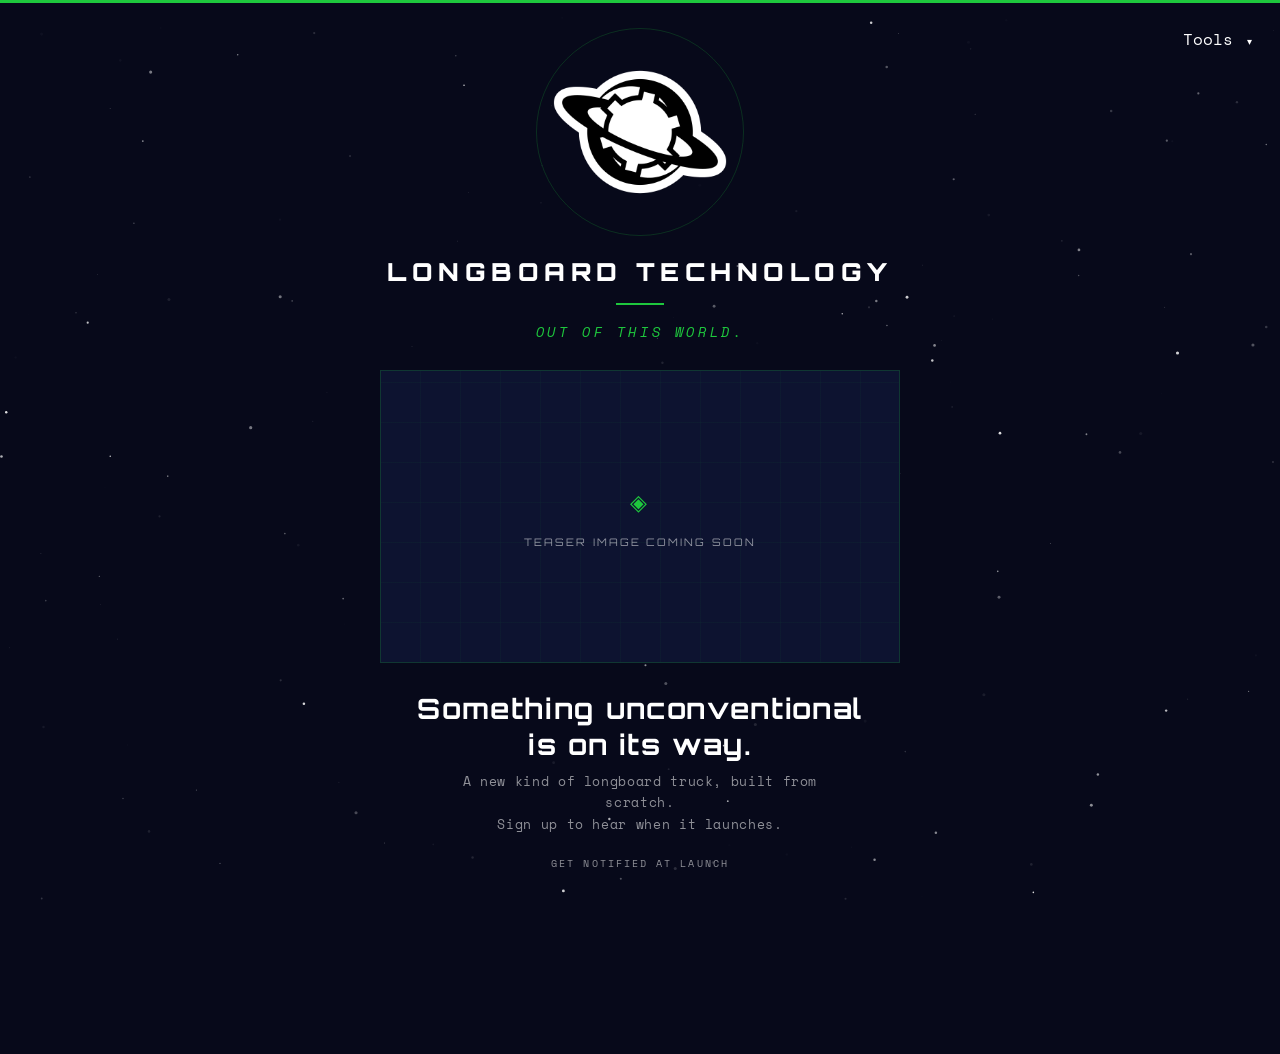
<file: Landing/index.html>
<!DOCTYPE html>
<html lang="en">
<head>
<meta charset="UTF-8">
<meta name="viewport" content="width=device-width, initial-scale=1.0">
<title>Longboard Technology — Coming Soon</title>
<link rel="icon" href="/favicon.svg" type="image/svg+xml">
<link rel="icon" href="/favicon.ico" sizes="any">
<link rel="apple-touch-icon" href="/apple-touch-icon.png">
<script>
(function(){
  var n;
  try { n = sessionStorage.getItem('faviconVariant'); } catch (e) {}
  if (!n) {
    n = String(Math.floor(Math.random() * 4) + 1);
    try { sessionStorage.setItem('faviconVariant', n); } catch (e) {}
  }
  n = parseInt(n, 10) || 1;
  if (n === 1) return;
  var svg = document.querySelector('link[rel="icon"][type="image/svg+xml"]');
  var ico = document.querySelector('link[rel="icon"][sizes="any"]');
  if (svg) svg.href = '/favicon-' + n + '.svg';
  if (ico) ico.href = '/favicon-' + n + '.ico';
})();
</script>
<link rel="preconnect" href="https://fonts.googleapis.com">
<link href="https://fonts.googleapis.com/css2?family=Orbitron:wght@700;900&family=Space+Mono:ital@0;1&display=swap" rel="stylesheet">
<style>
  *, *::before, *::after { box-sizing: border-box; margin: 0; padding: 0; }

  :root {
    --navy: #07091a;
    --navy-mid: #0d1330;
    --accent:        #1ec73d;
    --accent-bright: #46e262;
    --accent-dim:    rgba(30,199,61,0.12);
    --accent-glow:   rgba(30,199,61,0.35);
    --white: #ffffff;
    --muted: rgba(255,255,255,0.55);
    --border: rgba(30,199,61,0.2);
  }

  html, body {
    height: 100%;
    background: var(--navy);
    color: var(--white);
    font-family: 'Space Mono', monospace;
    overflow-x: hidden;
  }

  canvas#stars {
    position: fixed;
    inset: 0;
    z-index: 0;
    pointer-events: none;
  }

  .page {
    position: relative;
    z-index: 1;
    min-height: 100vh;
    display: flex;
    flex-direction: column;
    align-items: center;
    justify-content: center;
    padding: 1.75rem 1.5rem 3rem;
  }

  /* top rule */
  .top-rule {
    position: absolute;
    top: 0; left: 0; right: 0;
    height: 3px;
    background: var(--accent);
  }

  /* site nav — small top-right strip. Single entry for now ("Tools"); designed
     to grow with siblings (Store, About, Wiki) as the site evolves. */
  .site-nav {
    position: absolute;
    top: 1.5rem;
    right: 1.75rem;
    z-index: 5;
    display: flex;
    gap: 1.25rem;
    animation: fadeUp 1s 0.4s both;
  }
  .nav-link {
    font-family: 'Orbitron', sans-serif;
    font-size: 0.6rem;
    font-weight: 700;
    letter-spacing: 0.2em;
    text-transform: uppercase;
    color: var(--muted);
    text-decoration: none;
    border-bottom: 1px solid transparent;
    padding: 0.2rem 0;
    transition: color 0.2s, border-color 0.2s;
  }
  .nav-link:hover {
    color: var(--accent);
    border-color: var(--accent);
  }

  /* Nav dropdown — Tools toggle expands to show per-tool links.
     Visually: pure text, no pane / no border / no background. The toggle
     reads identically to a .nav-link; the open dropdown is a right-aligned
     stack of muted-grey text lines that color-shift to accent on hover. */
  .nav-item { position: relative; }
  .nav-toggle {
    /* Reset all user-agent button styling so the button reads as text. */
    background: none;
    border: none;
    outline: none;
    font: inherit;
    color: inherit;
    letter-spacing: inherit;
    text-transform: inherit;
    margin: 0;
    padding: 0.2rem 0;
    line-height: inherit;
    cursor: pointer;
  }
  .nav-toggle:focus-visible {
    /* Subtle keyboard-only focus ring, well away from the text */
    outline: 1px dotted var(--muted);
    outline-offset: 6px;
  }
  .nav-caret {
    display: inline-block;
    margin-left: 0.25rem;
    font-size: 0.65rem;
    transition: transform 0.2s;
  }
  .nav-item.open .nav-caret { transform: rotate(180deg); }
  .nav-dropdown {
    position: absolute;
    top: calc(100% + 0.5rem);
    right: 0;
    list-style: none;
    margin: 0;
    padding: 0;
    background: none;
    border: none;
    opacity: 0;
    transform: translateY(-4px);
    pointer-events: none;
    transition: opacity 0.15s, transform 0.15s;
    z-index: 10;
  }
  .nav-item.open .nav-dropdown {
    opacity: 1;
    transform: translateY(0);
    pointer-events: auto;
  }
  .nav-dropdown a {
    display: block;
    padding: 0.45rem 0;
    font-family: 'Orbitron', sans-serif;
    font-size: 0.55rem;
    font-weight: 700;
    letter-spacing: 0.18em;
    text-transform: uppercase;
    color: var(--muted);
    text-decoration: none;
    text-align: right;
    white-space: nowrap;
    transition: color 0.15s;
  }
  .nav-dropdown a:hover { color: var(--accent); }

  @media (max-width: 480px) {
    .site-nav { top: 1rem; right: 1rem; gap: 0.9rem; }
    .nav-link { font-size: 0.55rem; letter-spacing: 0.16em; }
    .nav-dropdown a { font-size: 0.5rem; padding: 0.4rem 0; }
  }

  /* logo */
  .logo-wrap {
    width: 208px;
    height: 208px;
    margin-bottom: 1.25rem;
    position: relative;
    animation: logoIn 1.1s cubic-bezier(0.22,1,0.36,1) both;
  }
  .logo-wrap img {
    width: 100%;
    height: 100%;
    object-fit: contain;
  }
  /* lime halo ring */
  .logo-wrap::after {
    content: '';
    position: absolute;
    inset: 0px;
    border-radius: 50%;
    border: 1px solid var(--border);
    animation: pulseRing 3.5s ease-in-out infinite;
  }

  @keyframes pulseRing {
    0%, 100% { opacity: 0.4; transform: scale(1); }
    50%       { opacity: 1;   transform: scale(1.04); }
  }

  /* wordmark */
  .wordmark {
    font-family: 'Orbitron', sans-serif;
    font-weight: 900;
    font-size: clamp(1.05rem, 3.5vw, 1.55rem);
    letter-spacing: 0.22em;
    text-transform: uppercase;
    color: var(--white);
    text-align: center;
    animation: fadeUp 1s 0.3s both;
  }

  /* divider */
  .divider {
    width: 48px;
    height: 2px;
    background: var(--accent);
    margin: 1rem auto;
    animation: fadeUp 1s 0.5s both;
  }

  /* tagline */
  .tagline {
    font-family: 'Space Mono', monospace;
    font-style: italic;
    font-size: clamp(0.75rem, 2vw, 0.9rem);
    letter-spacing: 0.18em;
    color: var(--accent);
    text-align: center;
    text-transform: uppercase;
    margin-bottom: 1.75rem;
    animation: fadeUp 1s 0.6s both;
  }

  /* teaser image */
  .teaser-frame {
    width: min(520px, 90vw);
    aspect-ratio: 16/9;
    border: 1px solid var(--border);
    background: var(--navy-mid);
    display: flex;
    align-items: center;
    justify-content: center;
    margin-bottom: 1.75rem;
    position: relative;
    overflow: hidden;
    animation: fadeUp 1s 0.7s both;
  }
  .teaser-frame::before {
    content: '';
    position: absolute;
    inset: 0;
    background:
      repeating-linear-gradient(0deg, transparent, transparent 39px, rgba(30,199,61,0.04) 39px, rgba(30,199,61,0.04) 40px),
      repeating-linear-gradient(90deg, transparent, transparent 39px, rgba(30,199,61,0.04) 39px, rgba(30,199,61,0.04) 40px);
  }
  .teaser-placeholder {
    font-family: 'Orbitron', sans-serif;
    font-size: 0.65rem;
    letter-spacing: 0.2em;
    color: var(--muted);
    text-transform: uppercase;
    position: relative;
    text-align: center;
    line-height: 2;
  }
  .teaser-placeholder span {
    display: block;
    color: var(--accent);
    font-size: 1.4rem;
    margin-bottom: 0.5rem;
  }

  /* coming soon badge */
  .badge {
    display: inline-block;
    font-family: 'Orbitron', sans-serif;
    font-size: 0.6rem;
    letter-spacing: 0.3em;
    text-transform: uppercase;
    color: var(--accent);
    border: 1px solid var(--accent);
    padding: 0.4rem 1.1rem;
    margin-bottom: 0.75rem;
    animation: fadeUp 1s 0.8s both;
  }

  /* headline */
  .headline {
    font-family: 'Orbitron', sans-serif;
    font-weight: 700;
    font-size: clamp(1.1rem, 4vw, 1.75rem);
    letter-spacing: 0.06em;
    text-align: center;
    line-height: 1.3;
    max-width: 560px;
    margin-bottom: 0.5rem;
    animation: fadeUp 1s 0.9s both;
  }

  .sub {
    font-size: 0.8rem;
    color: var(--muted);
    text-align: center;
    letter-spacing: 0.05em;
    max-width: 420px;
    line-height: 1.65;
    margin-bottom: 1.25rem;
    animation: fadeUp 1s 1s both;
  }

  /* email form */
  .form-wrap {
    display: flex;
    flex-direction: column;
    align-items: center;
    gap: 0.5rem;
    width: min(420px, 90vw);
    /* Reserve space for the EmailOctopus form so its async render doesn't
       resize the page mid-animation. Tuned to roughly match the form's
       actual rendered height — adjust if the form renders taller/shorter. */
    min-height: 120px;
    animation: fadeUp 1s 1.1s both;
    margin-bottom: 1rem;
  }
  .form-label {
    font-size: 0.65rem;
    letter-spacing: 0.2em;
    text-transform: uppercase;
    color: var(--muted);
    text-align: center;
  }
  /* youtube CTA */
  .yt-link {
    display: inline-flex;
    align-items: center;
    gap: 0.6rem;
    font-family: 'Orbitron', sans-serif;
    font-size: 0.6rem;
    letter-spacing: 0.2em;
    text-transform: uppercase;
    color: var(--muted);
    text-decoration: none;
    border-bottom: 1px solid transparent;
    transition: color 0.2s, border-color 0.2s;
    animation: fadeUp 1s 1.2s both;
  }
  .yt-link:hover { color: var(--accent); border-color: var(--accent); }
  .yt-icon {
    width: 20px; height: 14px;
    background: var(--muted);
    clip-path: polygon(0 0, 0 100%, 100% 50%);
    transition: background 0.2s;
  }
  .yt-link:hover .yt-icon { background: var(--accent); }

  /* bottom rule */
  .footer {
    position: absolute;
    bottom: 1.25rem;
    font-size: 0.6rem;
    letter-spacing: 0.18em;
    color: rgba(255,255,255,0.2);
    text-transform: uppercase;
    animation: fadeUp 1s 1.3s both;
  }

  @keyframes logoIn {
    from { opacity: 0; transform: scale(0.8) rotate(-8deg); }
    to   { opacity: 1; transform: scale(1) rotate(0deg); }
  }
  @keyframes fadeUp {
    from { opacity: 0; transform: translateY(8px); }
    to   { opacity: 1; transform: translateY(0); }
  }
</style>

<!-- Warmup ping for the Tools backend.
     Render's free tier spins down after 15 min idle. Most visitors arrive on
     this page before navigating to a tool, so firing a fire-and-forget request
     to /api/health here gives Render a head start on its ~30s cold wake-up
     while the user is reading. By the time they click into Pivot Cup or Riser
     Pad, the backend is mostly (often fully) awake. `mode: 'no-cors'` because
     we don't read the response — only care that the request lands. The catch
     swallows offline errors / blocked connections so it can't break the page. -->
<script>
  fetch('https://lt-tools.onrender.com/api/health', { mode: 'no-cors' })
    .catch(() => {});

  // Logo frame animation — 30 frames over 1 second, then hold last frame
  document.addEventListener('DOMContentLoaded', function() {
    const img = document.getElementById('logo-anim');
    if (!img) return;
    const totalFrames = 30;
    const fps = 30;
    const interval = 1000 / fps;
    const frames = [];
    for (let i = 1; i <= totalFrames; i++) {
      const src = 'logo_frames/frame_' + String(i).padStart(4, '0') + '.png';
      const pre = new Image();
      pre.src = src;
      frames.push(src);
    }
    let current = 0;
    const timer = setInterval(() => {
      current++;
      if (current >= totalFrames) {
        img.src = frames[totalFrames - 1];
        clearInterval(timer);
        return;
      }
      img.src = frames[current];
    }, interval);
  });

</script>
</head>
<body>

<canvas id="stars"></canvas>

<nav class="site-nav">
  <div class="nav-item">
    <button class="nav-link nav-toggle" type="button" aria-haspopup="true" aria-expanded="false">Tools <span class="nav-caret">▾</span></button>
    <ul class="nav-dropdown" role="menu">
      <li role="none"><a role="menuitem" href="https://tools.longboardtechnology.com/pivot-cup/">Pivot Cup Generator</a></li>
      <li role="none"><a role="menuitem" href="https://tools.longboardtechnology.com/riser-pad/">Riser Pad Generator</a></li>
    </ul>
  </div>
</nav>

<div class="page">
  <div class="top-rule"></div>

  <div class="logo-wrap">
    <img id="logo-anim" src="logo_frames/frame_0001.png" alt="Longboard Technology logo">
  </div>

  <div class="wordmark">Longboard Technology</div>
  <div class="divider"></div>
  <div class="tagline">Out of this world.</div>

  <div class="teaser-frame">
    <div class="teaser-placeholder">
      <span>◈</span>
      Teaser image coming soon
    </div>
  </div>

  <h1 class="headline">Something unconventional<br>is on its way.</h1>
  <p class="sub">
    A new kind of longboard truck, built from scratch.<br>
    Sign up to hear when it launches.
  </p>

  <div class="form-wrap">
    <div class="form-label">Get notified at launch</div>
    <!-- EmailOctopus form. Theming (colors, fonts) is configured inside
         EmailOctopus's form designer; the script renders the form here. -->
    <script async src="https://eocampaign1.com/form/50324c86-466c-11f1-9510-cf2f3be645a0.js" data-form="50324c86-466c-11f1-9510-cf2f3be645a0"></script>
  </div>

  <a class="yt-link" href="https://www.youtube.com/c/longboardtechnology" target="_blank" rel="noopener">
    <span class="yt-icon"></span>
    Watch on YouTube
  </a>

  <div class="footer">&copy; 2025 Longboard Technology</div>
</div>

<script>
  // Starfield
  (function() {
    const c = document.getElementById('stars');
    const ctx = c.getContext('2d');
    let W, H, stars = [];

    function resize() {
      W = c.width = window.innerWidth;
      H = c.height = window.innerHeight;
    }

    function initStars() {
      stars = [];
      const count = Math.floor((W * H) / 6000);
      for (let i = 0; i < count; i++) {
        stars.push({
          x: Math.random() * W,
          y: Math.random() * H,
          r: Math.random() * 1.4 + 0.2,
          a: Math.random(),
          speed: Math.random() * 0.004 + 0.001,
          phase: Math.random() * Math.PI * 2
        });
      }
    }

    function draw(t) {
      ctx.clearRect(0, 0, W, H);
      for (const s of stars) {
        const alpha = s.a * (0.5 + 0.5 * Math.sin(t * s.speed + s.phase));
        ctx.beginPath();
        ctx.arc(s.x, s.y, s.r, 0, Math.PI * 2);
        ctx.fillStyle = `rgba(255,255,255,${alpha})`;
        ctx.fill();
      }
      requestAnimationFrame(draw);
    }

    resize();
    initStars();
    window.addEventListener('resize', () => { resize(); initStars(); });
    requestAnimationFrame(draw);
  })();

  // Tools nav dropdown — click toggles open, outside-click + Esc close
  (function() {
    const item = document.querySelector('.nav-item');
    const toggle = document.querySelector('.nav-toggle');
    if (!item || !toggle) return;
    toggle.addEventListener('click', (e) => {
      e.stopPropagation();
      const isOpen = item.classList.toggle('open');
      toggle.setAttribute('aria-expanded', isOpen ? 'true' : 'false');
    });
    document.addEventListener('click', (e) => {
      if (!item.contains(e.target) && item.classList.contains('open')) {
        item.classList.remove('open');
        toggle.setAttribute('aria-expanded', 'false');
      }
    });
    document.addEventListener('keydown', (e) => {
      if (e.key === 'Escape' && item.classList.contains('open')) {
        item.classList.remove('open');
        toggle.setAttribute('aria-expanded', 'false');
        toggle.focus();
      }
    });
  })();
</script>
</body>
</html>
</file>
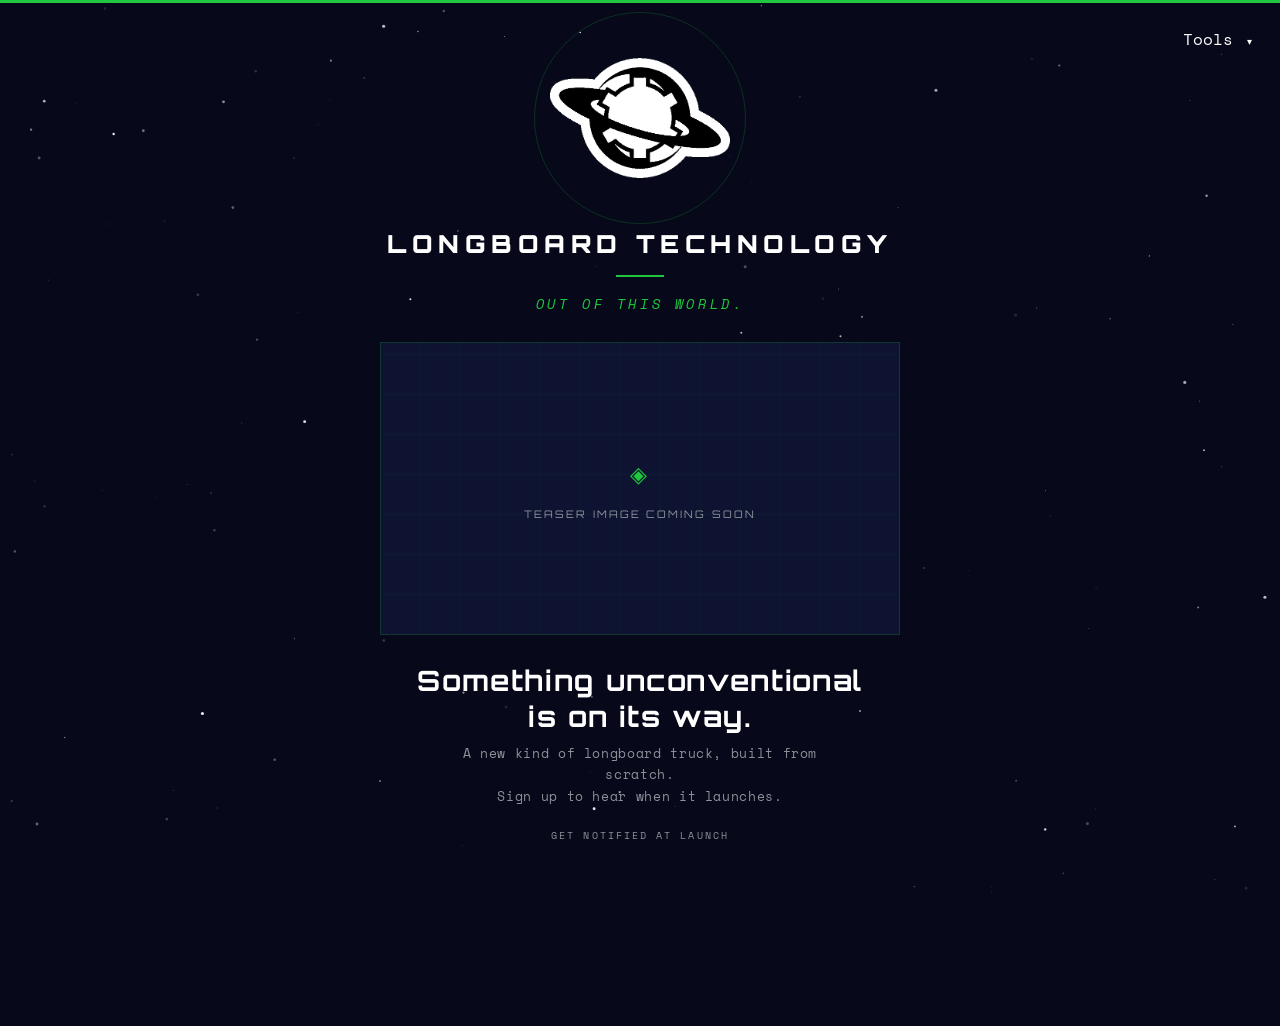
<file: Netlify/index.html>
<!DOCTYPE html>
<html lang="en">
<head>
<meta charset="UTF-8">
<meta name="viewport" content="width=device-width, initial-scale=1.0">
<title>Longboard Technology — Coming Soon</title>
<link rel="preconnect" href="https://fonts.googleapis.com">
<link href="https://fonts.googleapis.com/css2?family=Orbitron:wght@700;900&family=Space+Mono:ital@0;1&display=swap" rel="stylesheet">
<style>
  *, *::before, *::after { box-sizing: border-box; margin: 0; padding: 0; }

  :root {
    --navy: #07091a;
    --navy-mid: #0d1330;
    --accent:        #1ec73d;
    --accent-bright: #46e262;
    --accent-dim:    rgba(30,199,61,0.12);
    --accent-glow:   rgba(30,199,61,0.35);
    --white: #ffffff;
    --muted: rgba(255,255,255,0.55);
    --border: rgba(30,199,61,0.2);
  }

  html, body {
    height: 100%;
    background: var(--navy);
    color: var(--white);
    font-family: 'Space Mono', monospace;
    overflow-x: hidden;
  }

  canvas#stars {
    position: fixed;
    inset: 0;
    z-index: 0;
    pointer-events: none;
  }

  .page {
    position: relative;
    z-index: 1;
    min-height: 100vh;
    display: flex;
    flex-direction: column;
    align-items: center;
    justify-content: center;
    padding: 1.75rem 1.5rem 3rem;
  }

  /* top rule */
  .top-rule {
    position: absolute;
    top: 0; left: 0; right: 0;
    height: 3px;
    background: var(--accent);
  }

  /* site nav — small top-right strip. Single entry for now ("Tools"); designed
     to grow with siblings (Store, About, Wiki) as the site evolves. */
  .site-nav {
    position: absolute;
    top: 1.5rem;
    right: 1.75rem;
    z-index: 5;
    display: flex;
    gap: 1.25rem;
    animation: fadeUp 1s 0.4s both;
  }
  .nav-link {
    font-family: 'Orbitron', sans-serif;
    font-size: 0.6rem;
    font-weight: 700;
    letter-spacing: 0.2em;
    text-transform: uppercase;
    color: var(--muted);
    text-decoration: none;
    border-bottom: 1px solid transparent;
    padding: 0.2rem 0;
    transition: color 0.2s, border-color 0.2s;
  }
  .nav-link:hover {
    color: var(--accent);
    border-color: var(--accent);
  }

  /* Nav dropdown — Tools toggle expands to show per-tool links.
     Visually: pure text, no pane / no border / no background. The toggle
     reads identically to a .nav-link; the open dropdown is a right-aligned
     stack of muted-grey text lines that color-shift to accent on hover. */
  .nav-item { position: relative; }
  .nav-toggle {
    /* Reset all user-agent button styling so the button reads as text. */
    background: none;
    border: none;
    outline: none;
    font: inherit;
    color: inherit;
    letter-spacing: inherit;
    text-transform: inherit;
    margin: 0;
    padding: 0.2rem 0;
    line-height: inherit;
    cursor: pointer;
  }
  .nav-toggle:focus-visible {
    /* Subtle keyboard-only focus ring, well away from the text */
    outline: 1px dotted var(--muted);
    outline-offset: 6px;
  }
  .nav-caret {
    display: inline-block;
    margin-left: 0.25rem;
    font-size: 0.65rem;
    transition: transform 0.2s;
  }
  .nav-item.open .nav-caret { transform: rotate(180deg); }
  .nav-dropdown {
    position: absolute;
    top: calc(100% + 0.5rem);
    right: 0;
    list-style: none;
    margin: 0;
    padding: 0;
    background: none;
    border: none;
    opacity: 0;
    transform: translateY(-4px);
    pointer-events: none;
    transition: opacity 0.15s, transform 0.15s;
    z-index: 10;
  }
  .nav-item.open .nav-dropdown {
    opacity: 1;
    transform: translateY(0);
    pointer-events: auto;
  }
  .nav-dropdown a {
    display: block;
    padding: 0.45rem 0;
    font-family: 'Orbitron', sans-serif;
    font-size: 0.55rem;
    font-weight: 700;
    letter-spacing: 0.18em;
    text-transform: uppercase;
    color: var(--muted);
    text-decoration: none;
    text-align: right;
    white-space: nowrap;
    transition: color 0.15s;
  }
  .nav-dropdown a:hover { color: var(--accent); }

  @media (max-width: 480px) {
    .site-nav { top: 1rem; right: 1rem; gap: 0.9rem; }
    .nav-link { font-size: 0.55rem; letter-spacing: 0.16em; }
    .nav-dropdown a { font-size: 0.5rem; padding: 0.4rem 0; }
  }

  /* logo */
  .logo-wrap {
    width: 180px;
    height: 180px;
    margin-bottom: 1.25rem;
    position: relative;
    animation: logoIn 1.1s cubic-bezier(0.22,1,0.36,1) both;
  }
  .logo-wrap img {
    width: 100%;
    height: 100%;
    object-fit: contain;
  }
  /* lime halo ring */
  .logo-wrap::after {
    content: '';
    position: absolute;
    inset: -16px;
    border-radius: 50%;
    border: 1px solid var(--border);
    animation: pulseRing 3.5s ease-in-out infinite;
  }

  @keyframes pulseRing {
    0%, 100% { opacity: 0.4; transform: scale(1); }
    50%       { opacity: 1;   transform: scale(1.04); }
  }

  /* wordmark */
  .wordmark {
    font-family: 'Orbitron', sans-serif;
    font-weight: 900;
    font-size: clamp(1.05rem, 3.5vw, 1.55rem);
    letter-spacing: 0.22em;
    text-transform: uppercase;
    color: var(--white);
    text-align: center;
    animation: fadeUp 1s 0.3s both;
  }

  /* divider */
  .divider {
    width: 48px;
    height: 2px;
    background: var(--accent);
    margin: 1rem auto;
    animation: fadeUp 1s 0.5s both;
  }

  /* tagline */
  .tagline {
    font-family: 'Space Mono', monospace;
    font-style: italic;
    font-size: clamp(0.75rem, 2vw, 0.9rem);
    letter-spacing: 0.18em;
    color: var(--accent);
    text-align: center;
    text-transform: uppercase;
    margin-bottom: 1.75rem;
    animation: fadeUp 1s 0.6s both;
  }

  /* teaser image */
  .teaser-frame {
    width: min(520px, 90vw);
    aspect-ratio: 16/9;
    border: 1px solid var(--border);
    background: var(--navy-mid);
    display: flex;
    align-items: center;
    justify-content: center;
    margin-bottom: 1.75rem;
    position: relative;
    overflow: hidden;
    animation: fadeUp 1s 0.7s both;
  }
  .teaser-frame::before {
    content: '';
    position: absolute;
    inset: 0;
    background:
      repeating-linear-gradient(0deg, transparent, transparent 39px, rgba(30,199,61,0.04) 39px, rgba(30,199,61,0.04) 40px),
      repeating-linear-gradient(90deg, transparent, transparent 39px, rgba(30,199,61,0.04) 39px, rgba(30,199,61,0.04) 40px);
  }
  .teaser-placeholder {
    font-family: 'Orbitron', sans-serif;
    font-size: 0.65rem;
    letter-spacing: 0.2em;
    color: var(--muted);
    text-transform: uppercase;
    position: relative;
    text-align: center;
    line-height: 2;
  }
  .teaser-placeholder span {
    display: block;
    color: var(--accent);
    font-size: 1.4rem;
    margin-bottom: 0.5rem;
  }

  /* coming soon badge */
  .badge {
    display: inline-block;
    font-family: 'Orbitron', sans-serif;
    font-size: 0.6rem;
    letter-spacing: 0.3em;
    text-transform: uppercase;
    color: var(--accent);
    border: 1px solid var(--accent);
    padding: 0.4rem 1.1rem;
    margin-bottom: 0.75rem;
    animation: fadeUp 1s 0.8s both;
  }

  /* headline */
  .headline {
    font-family: 'Orbitron', sans-serif;
    font-weight: 700;
    font-size: clamp(1.1rem, 4vw, 1.75rem);
    letter-spacing: 0.06em;
    text-align: center;
    line-height: 1.3;
    max-width: 560px;
    margin-bottom: 0.5rem;
    animation: fadeUp 1s 0.9s both;
  }

  .sub {
    font-size: 0.8rem;
    color: var(--muted);
    text-align: center;
    letter-spacing: 0.05em;
    max-width: 420px;
    line-height: 1.65;
    margin-bottom: 1.25rem;
    animation: fadeUp 1s 1s both;
  }

  /* email form */
  .form-wrap {
    display: flex;
    flex-direction: column;
    align-items: center;
    gap: 0.5rem;
    width: min(420px, 90vw);
    /* Reserve space for the EmailOctopus form so its async render doesn't
       resize the page mid-animation. Tuned to roughly match the form's
       actual rendered height — adjust if the form renders taller/shorter. */
    min-height: 120px;
    animation: fadeUp 1s 1.1s both;
    margin-bottom: 1rem;
  }
  .form-label {
    font-size: 0.65rem;
    letter-spacing: 0.2em;
    text-transform: uppercase;
    color: var(--muted);
    text-align: center;
  }
  /* youtube CTA */
  .yt-link {
    display: inline-flex;
    align-items: center;
    gap: 0.6rem;
    font-family: 'Orbitron', sans-serif;
    font-size: 0.6rem;
    letter-spacing: 0.2em;
    text-transform: uppercase;
    color: var(--muted);
    text-decoration: none;
    border-bottom: 1px solid transparent;
    transition: color 0.2s, border-color 0.2s;
    animation: fadeUp 1s 1.2s both;
  }
  .yt-link:hover { color: var(--accent); border-color: var(--accent); }
  .yt-icon {
    width: 20px; height: 14px;
    background: var(--muted);
    clip-path: polygon(0 0, 0 100%, 100% 50%);
    transition: background 0.2s;
  }
  .yt-link:hover .yt-icon { background: var(--accent); }

  /* bottom rule */
  .footer {
    position: absolute;
    bottom: 1.25rem;
    font-size: 0.6rem;
    letter-spacing: 0.18em;
    color: rgba(255,255,255,0.2);
    text-transform: uppercase;
    animation: fadeUp 1s 1.3s both;
  }

  @keyframes logoIn {
    from { opacity: 0; transform: scale(0.8) rotate(-8deg); }
    to   { opacity: 1; transform: scale(1) rotate(0deg); }
  }
  @keyframes fadeUp {
    from { opacity: 0; transform: translateY(8px); }
    to   { opacity: 1; transform: translateY(0); }
  }
</style>

<!-- Warmup ping for the Tools backend.
     Render's free tier spins down after 15 min idle. Most visitors arrive on
     this page before navigating to a tool, so firing a fire-and-forget request
     to /api/health here gives Render a head start on its ~30s cold wake-up
     while the user is reading. By the time they click into Pivot Cup or Riser
     Pad, the backend is mostly (often fully) awake. `mode: 'no-cors'` because
     we don't read the response — only care that the request lands. The catch
     swallows offline errors / blocked connections so it can't break the page. -->
<script>
  fetch('https://lt-tools.onrender.com/api/health', { mode: 'no-cors' })
    .catch(() => {});
</script>
</head>
<body>

<canvas id="stars"></canvas>

<nav class="site-nav">
  <div class="nav-item">
    <button class="nav-link nav-toggle" type="button" aria-haspopup="true" aria-expanded="false">Tools <span class="nav-caret">▾</span></button>
    <ul class="nav-dropdown" role="menu">
      <li role="none"><a role="menuitem" href="https://tools.longboardtechnology.com/pivot-cup/">Pivot Cup Generator</a></li>
      <li role="none"><a role="menuitem" href="https://tools.longboardtechnology.com/riser-pad/">Riser Pad Generator</a></li>
    </ul>
  </div>
</nav>

<div class="page">
  <div class="top-rule"></div>

  <div class="logo-wrap">
    <img src="[data-uri]" alt="Longboard Technology logo">
  </div>

  <div class="wordmark">Longboard Technology</div>
  <div class="divider"></div>
  <div class="tagline">Out of this world.</div>

  <div class="teaser-frame">
    <div class="teaser-placeholder">
      <span>◈</span>
      Teaser image coming soon
    </div>
  </div>

  <h1 class="headline">Something unconventional<br>is on its way.</h1>
  <p class="sub">
    A new kind of longboard truck, built from scratch.<br>
    Sign up to hear when it launches.
  </p>

  <div class="form-wrap">
    <div class="form-label">Get notified at launch</div>
    <!-- EmailOctopus form. Theming (colors, fonts) is configured inside
         EmailOctopus's form designer; the script renders the form here. -->
    <script async src="https://eocampaign1.com/form/50324c86-466c-11f1-9510-cf2f3be645a0.js" data-form="50324c86-466c-11f1-9510-cf2f3be645a0"></script>
  </div>

  <a class="yt-link" href="https://www.youtube.com/c/longboardtechnology" target="_blank" rel="noopener">
    <span class="yt-icon"></span>
    Watch on YouTube
  </a>

  <div class="footer">&copy; 2025 Longboard Technology</div>
</div>

<script>
  // Starfield
  (function() {
    const c = document.getElementById('stars');
    const ctx = c.getContext('2d');
    let W, H, stars = [];

    function resize() {
      W = c.width = window.innerWidth;
      H = c.height = window.innerHeight;
    }

    function initStars() {
      stars = [];
      const count = Math.floor((W * H) / 6000);
      for (let i = 0; i < count; i++) {
        stars.push({
          x: Math.random() * W,
          y: Math.random() * H,
          r: Math.random() * 1.4 + 0.2,
          a: Math.random(),
          speed: Math.random() * 0.004 + 0.001,
          phase: Math.random() * Math.PI * 2
        });
      }
    }

    function draw(t) {
      ctx.clearRect(0, 0, W, H);
      for (const s of stars) {
        const alpha = s.a * (0.5 + 0.5 * Math.sin(t * s.speed + s.phase));
        ctx.beginPath();
        ctx.arc(s.x, s.y, s.r, 0, Math.PI * 2);
        ctx.fillStyle = `rgba(255,255,255,${alpha})`;
        ctx.fill();
      }
      requestAnimationFrame(draw);
    }

    resize();
    initStars();
    window.addEventListener('resize', () => { resize(); initStars(); });
    requestAnimationFrame(draw);
  })();

  // Tools nav dropdown — click toggles open, outside-click + Esc close
  (function() {
    const item = document.querySelector('.nav-item');
    const toggle = document.querySelector('.nav-toggle');
    if (!item || !toggle) return;
    toggle.addEventListener('click', (e) => {
      e.stopPropagation();
      const isOpen = item.classList.toggle('open');
      toggle.setAttribute('aria-expanded', isOpen ? 'true' : 'false');
    });
    document.addEventListener('click', (e) => {
      if (!item.contains(e.target) && item.classList.contains('open')) {
        item.classList.remove('open');
        toggle.setAttribute('aria-expanded', 'false');
      }
    });
    document.addEventListener('keydown', (e) => {
      if (e.key === 'Escape' && item.classList.contains('open')) {
        item.classList.remove('open');
        toggle.setAttribute('aria-expanded', 'false');
        toggle.focus();
      }
    });
  })();
</script>
</body>
</html>
</file>
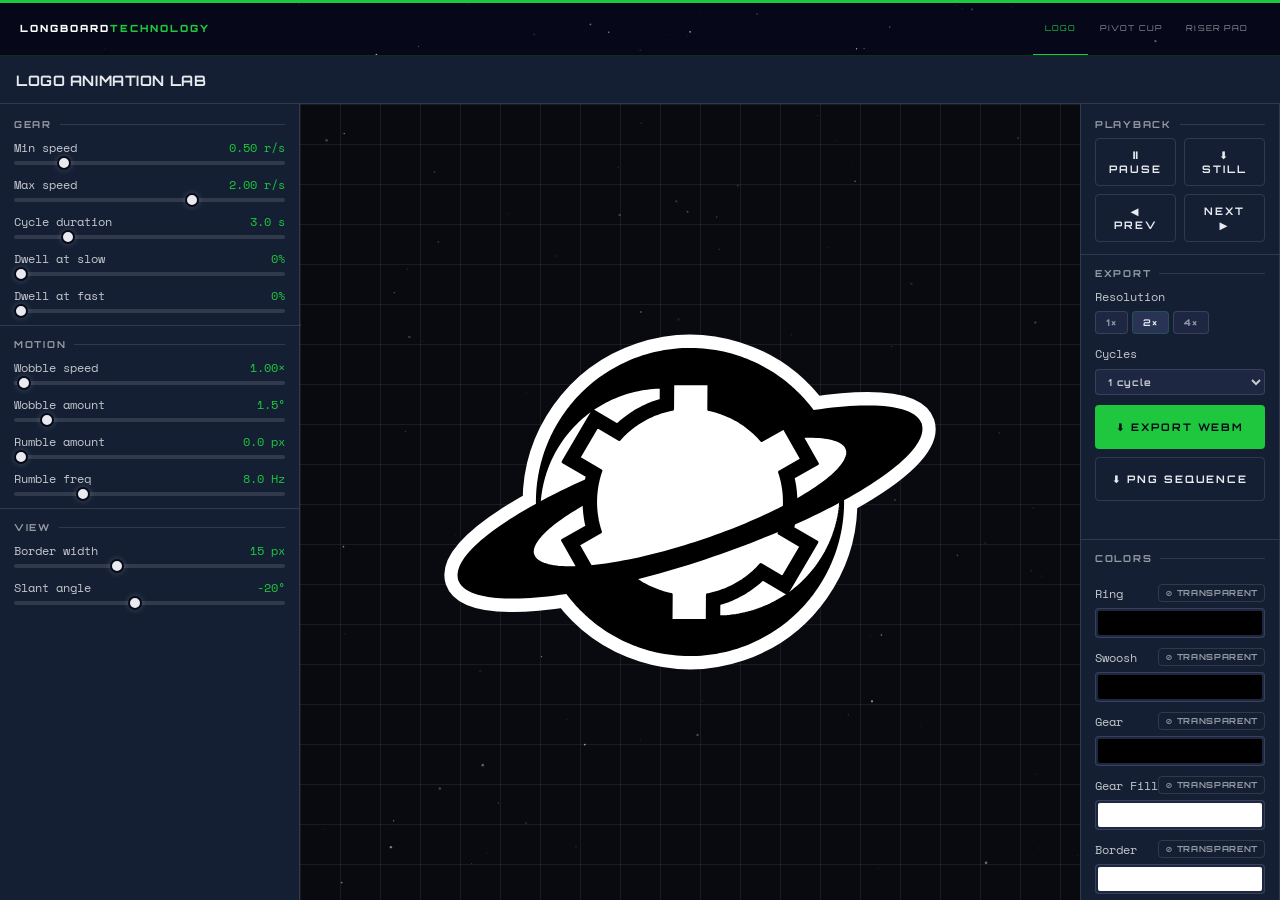
<file: Tools/logo/index.html>
<!DOCTYPE html>
<html lang="en">
<head>
<meta charset="UTF-8">
<meta name="viewport" content="width=device-width, initial-scale=1.0">
<title>Logo Animation — Longboard Technology</title>
<link rel="icon" href="/favicon.svg" type="image/svg+xml">
<link rel="icon" href="/favicon.ico" sizes="any">
<link rel="apple-touch-icon" href="/apple-touch-icon.png">
<script>
(function(){
  var n;
  try { n = sessionStorage.getItem('faviconVariant'); } catch (e) {}
  if (!n) {
    n = String(Math.floor(Math.random() * 4) + 1);
    try { sessionStorage.setItem('faviconVariant', n); } catch (e) {}
  }
  n = parseInt(n, 10) || 1;
  if (n === 1) return;
  var svg = document.querySelector('link[rel="icon"][type="image/svg+xml"]');
  var ico = document.querySelector('link[rel="icon"][sizes="any"]');
  if (svg) svg.href = '/favicon-' + n + '.svg';
  if (ico) ico.href = '/favicon-' + n + '.ico';
})();
</script>
<link rel="preconnect" href="https://fonts.googleapis.com">
<link rel="preconnect" href="https://fonts.gstatic.com" crossorigin>
<link href="https://fonts.googleapis.com/css2?family=Orbitron:wght@600;700;900&family=Space+Mono:ital,wght@0,400;0,700;1,400&display=swap" rel="stylesheet">
<style>

  :root {
    --navy:           #07091a;
    --navy-mid:       #0d1330;
    --navy-soft:      #131a3a;
    --accent:         #1ec73d;
    --accent-bright:  #46e262;
    --accent-dim:     rgba(30,199,61,0.12);
    --accent-glow:    rgba(30,199,61,0.35);
    --white:          #ffffff;
    --text:           #e8eaf0;
    --text-mid:       rgba(255,255,255,0.75);
    --text-dim:       rgba(255,255,255,0.55);
    --text-faint:     rgba(255,255,255,0.30);
    --border:         rgba(30,199,61,0.20);
    --border-mid:     rgba(255,255,255,0.12);
    --border-dim:     rgba(255,255,255,0.06);
    --surface:        #141f33;
    --surface-2:      #1d2742;
    --surface-3:      #283355;
    --anodize-bright: #b693e0;
    --anodize-mid:    #6840a0;
    --anodize-deep:   #3a2266;
    --anodize-glow:   rgba(106,60,160,0.35);
    --display:        'Orbitron', system-ui, sans-serif;
    --mono:           'Space Mono', 'SF Mono', monospace;
    --nav-h:          56px;
    --sidebar-w:      300px;
    --radius:         10px;
  }
  *, *::before, *::after { box-sizing: border-box; margin: 0; padding: 0; }
  html, body { height: 100%; background: var(--navy); color: var(--text); font-family: var(--mono); overflow: hidden; }

  /* Site nav */
  .nav-accent-bar {
    position: fixed; top: 0; left: 0; right: 0;
    height: 3px; background: var(--accent); z-index: 101;
  }
  .site-nav {
    position: fixed; top: 0; left: 0; right: 0;
    height: var(--nav-h); z-index: 100;
    background: rgba(7,9,26,0.95);
    backdrop-filter: blur(12px);
    border-bottom: 1px solid var(--border);
    display: flex; align-items: center;
    padding: 0 1.25rem; gap: 1rem;
    font-family: var(--display);
    overflow: hidden;
  }
  .starfield-nav {
    position: absolute; inset: 0; width: 100%; height: 100%;
    pointer-events: none;
  }
  .nav-logo {
    font-size: 0.62rem; font-weight: 900; letter-spacing: 0.2em;
    text-transform: uppercase; color: var(--white); text-decoration: none;
    white-space: nowrap; flex-shrink: 0; position: relative;
  }
  .nav-logo span { color: var(--accent); }
  .nav-links {
    display: flex; gap: 0; list-style: none;
    margin-left: auto; flex-shrink: 0; position: relative;
  }
  .nav-links a {
    display: block; padding: 0 0.75rem;
    height: var(--nav-h); line-height: var(--nav-h);
    font-size: 0.5rem; letter-spacing: 0.15em;
    text-transform: uppercase;
    color: var(--text-dim); text-decoration: none;
    border-bottom: 2px solid transparent;
    white-space: nowrap;
    transition: color 0.15s, border-color 0.15s;
  }
  .nav-links a:hover { color: var(--white); }
  .nav-links a.active { color: var(--accent); border-bottom-color: var(--accent); }

  /* Header */
  .gen-header {
    display: flex; align-items: center;
    padding: 0 16px; height: 48px;
    background: var(--surface); border-bottom: 1px solid var(--border-mid);
    flex-shrink: 0;
  }
  .gen-header h1 {
    font-family: var(--display); font-size: 0.9rem; font-weight: 700;
    letter-spacing: 0.04em; text-transform: uppercase;
  }

  /* Layout */
  .app { display: flex; flex-direction: column; height: 100%; padding-top: var(--nav-h); }
  .body { display: flex; flex: 1; overflow: hidden; min-height: 0; }

  /* Sidebar */
  .sidebar {
    width: var(--sidebar-w); flex-shrink: 0;
    background: var(--surface); border-right: 1px solid var(--border-mid);
    overflow-y: auto; overflow-x: hidden; display: flex; flex-direction: column;
  }
  .sidebar-inner { padding: 14px; display: flex; flex-direction: column; gap: 12px; }

  .section-label {
    font-family: var(--display);
    font-size: 0.6rem; font-weight: 700; letter-spacing: 0.18em;
    text-transform: uppercase; color: var(--text-dim);
    margin-bottom: 8px;
    display: flex; align-items: center; gap: 8px;
  }
  .section-label::after { content: ''; flex: 1; height: 1px; background: var(--border-mid); }

  .divider { height: 1px; background: var(--border-mid); margin: 0 -16px; }

  /* Controls */
  .control-row { display: flex; flex-direction: column; gap: 5px; }
  .control-header { display: flex; justify-content: space-between; align-items: center; }
  .control-name { font-size: 0.76rem; color: var(--text-mid); }
  .control-val  { font-size: 0.76rem; color: var(--accent); font-variant-numeric: tabular-nums; }

  .controls-group { display: flex; flex-direction: column; gap: 10px; }

  input[type=range] {
    -webkit-appearance: none; width: 100%; height: 4px; border-radius: 4px;
    background: var(--border-mid); outline: none; cursor: pointer;
  }
  input[type=range]::-webkit-slider-thumb {
    -webkit-appearance: none; width: 14px; height: 14px; border-radius: 50%;
    background: var(--text); border: 2px solid var(--navy);
    box-shadow: 0 0 6px rgba(255,255,255,0.2); cursor: pointer;
    transition: transform 0.1s;
  }
  input[type=range]::-moz-range-thumb {
    width: 14px; height: 14px; border-radius: 50%;
    background: var(--text); border: 2px solid var(--navy); cursor: pointer;
  }
  input[type=range]:hover::-webkit-slider-thumb { transform: scale(1.15); }

  /* Buttons */
  .btn {
    display: flex; align-items: center; justify-content: center; gap: 6px;
    padding: 9px 12px; border-radius: 4px;
    font-family: var(--display); font-size: 0.65rem; font-weight: 700;
    letter-spacing: 0.18em; text-transform: uppercase;
    cursor: pointer; border: none;
    transition: all 0.15s; min-height: 44px;
  }
  .btn-primary { background: var(--accent); color: var(--navy); }
  .btn-primary:hover:not(:disabled) { background: var(--accent-bright); box-shadow: 0 0 12px var(--accent-glow); }
  .btn-primary:disabled { background: var(--surface-3); color: var(--text-faint); cursor: not-allowed; }
  .btn-secondary { background: transparent; color: var(--text); border: 1px solid var(--border-mid); }
  .btn-secondary:hover:not(:disabled) { border-color: var(--accent); color: var(--accent); }
  .btn-secondary:disabled { opacity: 0.4; cursor: not-allowed; }
  .btn-row { display: flex; flex-direction: column; gap: 8px; }
  .btn-grid { display: grid; grid-template-columns: 1fr 1fr; gap: 8px; }

  /* Resolution picker */
  .res-group { display: flex; gap: 4px; }
  .res-btn {
    background: var(--surface-2); color: var(--text-dim);
    border: 1px solid var(--border-mid); padding: 5px 10px;
    font-family: var(--display); font-size: 0.58rem; font-weight: 700;
    letter-spacing: 0.1em; cursor: pointer;
    border-radius: 4px; transition: all 0.15s;
  }
  .res-btn.active { background: var(--surface-3); color: var(--text); border-color: var(--border); }
  .res-btn:hover:not(.active) { border-color: var(--border); }

  select {
    background: var(--surface-2); color: var(--text-mid);
    border: 1px solid var(--border-mid); font-family: var(--display);
    font-size: 0.6rem; font-weight: 700; letter-spacing: 0.08em;
    padding: 5px 8px; border-radius: 4px; width: 100%;
  }

  .num-input {
    background: var(--surface-2); color: var(--text-mid);
    border: 1px solid var(--border-mid); font-family: var(--mono);
    font-size: 0.7rem; padding: 5px 8px; border-radius: 4px; width: 100%;
  }

  /* Export status */
  #exportStatus { font-size: 0.65rem; color: var(--text-dim); min-height: 16px; }

  /* Viewport */
  .viewport {
    flex: 1; position: relative; background: #080a10; overflow: hidden;
    display: flex; align-items: center; justify-content: center;
  }
  .viewport::before {
    content: ''; position: absolute; inset: 0;
    background-image: linear-gradient(rgba(255,255,255,0.07) 1px, transparent 1px),
                      linear-gradient(90deg, rgba(255,255,255,0.07) 1px, transparent 1px);
    background-size: 40px 40px; pointer-events: none; z-index: 0;
  }
  .starfield-viewport {
    position: absolute; inset: 0;
    width: 100%; height: 100%;
    pointer-events: none; z-index: 0;
  }
  #logoSvg { position: relative; z-index: 1; max-width: 100%; max-height: 100%; display: block; }

  /* ── Right color pane ───────────────────────────────────────────────────── */
  .sidebar-right {
    width: 200px; flex-shrink: 0;
    background: var(--surface);
    border-left: 1px solid var(--border-mid);
    overflow-y: auto; overflow-x: hidden;
  }

  .color-block { display: flex; flex-direction: column; gap: 6px; }
  .color-block-hd {
    display: flex; justify-content: space-between; align-items: center;
  }

  input[type=color].color-pick {
    -webkit-appearance: none; appearance: none;
    width: 100%; height: 30px;
    border: 1px solid var(--border-mid); border-radius: 4px;
    background: var(--surface-2);
    cursor: pointer; padding: 2px;
    display: block;
  }
  input[type=color].color-pick::-webkit-color-swatch-wrapper { padding: 0; }
  input[type=color].color-pick::-webkit-color-swatch { border: none; border-radius: 2px; }
  input[type=color].color-pick:disabled {
    opacity: 0.25; cursor: not-allowed;
  }

  .transp-btn {
    background: none;
    border: 1px solid var(--border-mid); border-radius: 4px;
    color: var(--text-dim);
    font-family: var(--display); font-size: 0.52rem; font-weight: 700;
    letter-spacing: 0.08em; text-transform: uppercase;
    padding: 3px 6px; cursor: pointer;
    transition: all 0.15s; white-space: nowrap;
  }
  .transp-btn.on {
    background: var(--accent-dim);
    border-color: var(--accent); color: var(--accent);
  }
  .transp-btn:hover:not(.on) { color: var(--text); border-color: var(--border-mid); }

  @media (max-width: 640px) {
    .body { flex-direction: column; overflow-y: auto; overflow-x: hidden; }
    .viewport {
      order: 0;
      position: sticky; top: 0; z-index: 10;
      height: 56vw; flex: none;
    }
    .sidebar {
      order: 1;
      width: 100%; flex-shrink: 0;
      border-right: none; border-bottom: 1px solid var(--border-mid);
      max-height: none; overflow: visible;
    }
    .sidebar-right {
      order: 2;
      display: block;
      width: 100%; flex-shrink: 0;
      border-left: none; border-top: 1px solid var(--border-mid);
      max-height: none; overflow: visible;
    }
    .btn-row { flex-direction: row; }
  }

</style>
</head>
<body>

<div class="nav-accent-bar"></div>
<nav class="site-nav">
  <canvas class="starfield-nav" aria-hidden="true"></canvas>
  <a class="nav-logo" href="https://longboardtechnology.com">Longboard<span>Technology</span></a>
  <ul class="nav-links">
    <li><a href="#" class="active">Logo</a></li>
    <li><a href="https://tools.longboardtechnology.com/pivot-cup/">Pivot Cup</a></li>
    <li><a href="https://tools.longboardtechnology.com/riser-pad/">Riser Pad</a></li>
  </ul>
</nav>

<div class="app">

  <div class="gen-header">
    <h1>Logo Animation Lab</h1>
  </div>

  <div class="body">

    
<div class="sidebar">
  <div class="sidebar-inner">

    <!-- Gear -->
    <div>
      <div class="section-label">Gear</div>
      <div class="controls-group">
        <div class="control-row">
          <div class="control-header"><span class="control-name">Min speed</span><span class="control-val" id="gearMinVal"></span></div>
          <input type="range" id="gearMin" min="0" max="3" step="0.05" value="0.5">
        </div>
        <div class="control-row">
          <div class="control-header"><span class="control-name">Max speed</span><span class="control-val" id="gearMaxVal"></span></div>
          <input type="range" id="gearMax" min="0" max="3" step="0.05" value="2">
        </div>
        <div class="control-row">
          <div class="control-header"><span class="control-name">Cycle duration</span><span class="control-val" id="gearCycleVal"></span></div>
          <input type="range" id="gearCycle" min="1" max="12" step="0.5" value="3">
        </div>
        <div class="control-row">
          <div class="control-header"><span class="control-name">Dwell at slow</span><span class="control-val" id="dwellMinVal"></span></div>
          <input type="range" id="dwellMin" min="0" max="0.45" step="0.01" value="0">
        </div>
        <div class="control-row">
          <div class="control-header"><span class="control-name">Dwell at fast</span><span class="control-val" id="dwellMaxVal"></span></div>
          <input type="range" id="dwellMax" min="0" max="0.45" step="0.01" value="0">
        </div>
      </div>
    </div>

    <div class="divider"></div>

    <!-- Motion -->
    <div>
      <div class="section-label">Motion</div>
      <div class="controls-group">
        <div class="control-row">
          <div class="control-header"><span class="control-name">Wobble speed</span><span class="control-val" id="wobbleSpeedVal"></span></div>
          <input type="range" id="wobbleSpeed" min="0.2" max="60" step="0.2" value="1">
        </div>
        <div class="control-row">
          <div class="control-header"><span class="control-name">Wobble amount</span><span class="control-val" id="wobbleAmtVal"></span></div>
          <input type="range" id="wobbleAmt" min="0" max="15" step="0.1" value="4">
        </div>
        <div class="control-row">
          <div class="control-header"><span class="control-name">Rumble amount</span><span class="control-val" id="rumbleAmtVal"></span></div>
          <input type="range" id="rumbleAmt" min="0" max="8" step="0.1" value="0">
        </div>
        <div class="control-row">
          <div class="control-header"><span class="control-name">Rumble freq</span><span class="control-val" id="rumbleFreqVal"></span></div>
          <input type="range" id="rumbleFreq" min="1" max="30" step="0.5" value="8">
        </div>
      </div>
    </div>

    <div class="divider"></div>

    <!-- View -->
    <div>
      <div class="section-label">View</div>
      <div class="controls-group">
        <div class="control-row">
          <div class="control-header"><span class="control-name">Border width</span><span class="control-val" id="borderWidthVal"></span></div>
          <input type="range" id="borderWidth" min="0" max="40" step="1" value="20">
        </div>
        <div class="control-row">
          <div class="control-header"><span class="control-name">Slant angle</span><span class="control-val" id="slantAngleVal"></span></div>
          <input type="range" id="slantAngle" min="-180" max="180" step="1" value="-20">
        </div>
      </div>
    </div>

  </div>
</div>


    <div class="viewport">
      <canvas class="starfield-viewport" aria-hidden="true"></canvas>
      <svg id="logoSvg" xmlns="http://www.w3.org/2000/svg" viewBox="0 0 540 340" preserveAspectRatio="xMidYMid meet" overflow="visible">
  <g id="logo-content">

  <g id="sil-slant">
    <g class="wobble">
      <path id="silhouette-path"
        fill="white" stroke="white" stroke-width="40"
        stroke-linejoin="round" stroke-linecap="round"
        d="M 415.2,216.2 A 242.68,57.67 0 0 0 415.2,123.8 A 152.40,152.40 0 0 0 124.8,123.8 A 242.68,57.67 0 0 0 124.8,216.2 A 152.40,152.40 0 0 0 415.2,216.2 Z"/>
    </g>
  </g>

  <g id="slant-front">
    <g class="wobble">
      <path d="M 512.996,170.000 L 435.930,170.000 L 435.839,171.354 L 435.567,172.706 L 435.114,174.055 L 434.480,175.400 L 433.667,176.739 L 432.674,178.070 L 431.504,179.393 L 430.157,180.705 L 428.635,182.006 L 426.939,183.294 L 425.072,184.567 L 423.035,185.824 L 420.831,187.064 L 418.462,188.285 L 415.931,189.486 L 413.240,190.666 L 410.392,191.823 L 407.391,192.956 L 404.240,194.065 L 400.942,195.147 L 397.501,196.201 L 393.920,197.227 L 390.204,198.223 L 386.356,199.188 L 382.381,200.122 L 378.283,201.022 L 374.067,201.888 L 369.737,202.720 L 365.298,203.516 L 360.755,204.275 L 356.113,204.996 L 351.376,205.680 L 346.550,206.324 L 341.641,206.929 L 336.653,207.493 L 331.593,208.016 L 326.465,208.498 L 321.275,208.938 L 316.029,209.335 L 310.733,209.689 L 305.393,209.999 L 300.013,210.266 L 294.601,210.489 L 289.162,210.667 L 283.702,210.802 L 278.227,210.891 L 272.743,210.936 L 267.257,210.936 L 261.773,210.891 L 256.298,210.802 L 250.838,210.667 L 245.399,210.489 L 239.987,210.266 L 234.607,209.999 L 229.267,209.689 L 223.971,209.335 L 218.725,208.938 L 213.535,208.498 L 208.407,208.016 L 203.347,207.493 L 198.359,206.929 L 193.450,206.324 L 188.624,205.680 L 183.887,204.996 L 179.245,204.275 L 174.702,203.516 L 170.263,202.720 L 165.933,201.888 L 161.717,201.022 L 157.619,200.122 L 153.644,199.188 L 149.796,198.223 L 146.080,197.227 L 142.499,196.201 L 139.058,195.147 L 135.760,194.065 L 132.609,192.956 L 129.608,191.823 L 126.760,190.666 L 124.069,189.486 L 121.538,188.285 L 119.169,187.064 L 116.965,185.824 L 114.928,184.567 L 113.061,183.294 L 111.365,182.006 L 109.843,180.705 L 108.496,179.393 L 107.326,178.070 L 106.333,176.739 L 105.520,175.400 L 104.886,174.055 L 104.433,172.706 L 104.161,171.354 L 104.070,170.000 L 27.004,170.000 L 27.137,171.909 L 27.536,173.816 L 28.199,175.719 L 29.127,177.616 L 30.319,179.505 L 31.772,181.383 L 33.486,183.248 L 35.459,185.099 L 37.688,186.934 L 40.171,188.750 L 42.905,190.546 L 45.888,192.319 L 49.115,194.067 L 52.585,195.790 L 56.292,197.484 L 60.233,199.148 L 64.403,200.780 L 68.798,202.379 L 73.412,203.942 L 78.242,205.468 L 83.282,206.956 L 88.526,208.403 L 93.968,209.807 L 99.603,211.169 L 105.424,212.485 L 111.425,213.755 L 117.599,214.977 L 123.940,216.150 L 130.441,217.272 L 137.094,218.343 L 143.893,219.361 L 150.829,220.325 L 157.896,221.234 L 165.086,222.086 L 172.390,222.882 L 179.801,223.620 L 187.310,224.300 L 194.910,224.920 L 202.592,225.480 L 210.348,225.979 L 218.169,226.417 L 226.047,226.794 L 233.973,227.108 L 241.938,227.360 L 249.934,227.549 L 257.951,227.675 L 265.982,227.738 L 274.018,227.738 L 282.049,227.675 L 290.066,227.549 L 298.062,227.360 L 306.027,227.108 L 313.953,226.794 L 321.831,226.417 L 329.652,225.979 L 337.408,225.480 L 345.090,224.920 L 352.690,224.300 L 360.199,223.620 L 367.610,222.882 L 374.914,222.086 L 382.104,221.234 L 389.171,220.325 L 396.107,219.361 L 402.906,218.343 L 409.559,217.272 L 416.060,216.150 L 422.401,214.977 L 428.575,213.755 L 434.576,212.485 L 440.397,211.169 L 446.032,209.807 L 451.474,208.403 L 456.718,206.956 L 461.758,205.468 L 466.588,203.942 L 471.202,202.379 L 475.597,200.780 L 479.767,199.148 L 483.708,197.484 L 487.415,195.790 L 490.885,194.067 L 494.112,192.319 L 497.095,190.546 L 499.829,188.750 L 502.312,186.934 L 504.541,185.099 L 506.514,183.248 L 508.228,181.383 L 509.681,179.505 L 510.873,177.616 L 511.801,175.719 L 512.464,173.816 L 512.863,171.909 L 512.996,170.000 Z" fill="black" stroke="black" stroke-width="3" stroke-linejoin="round" stroke-linecap="round"/>
      <path d="M 415.414,123.735 L 414.811,123.628 L 414.208,123.522 L 413.603,123.417 L 412.996,123.311 L 412.388,123.207 L 411.779,123.102 L 411.169,122.998 L 410.557,122.895 L 409.944,122.792 L 409.329,122.689 L 408.713,122.587 L 408.096,122.486 L 407.478,122.384 L 406.858,122.284 L 406.237,122.183 L 405.614,122.084 L 404.990,121.984 L 404.365,121.885 L 403.739,121.787 L 403.112,121.689 L 402.483,121.591 L 401.853,121.494 L 401.221,121.398 L 400.589,121.302 L 399.955,121.206 L 399.320,121.111 L 398.683,121.016 L 398.046,120.922 L 397.407,120.828 L 396.767,120.735 L 396.126,120.642 L 395.483,120.549 L 394.840,120.457 L 394.195,120.366 L 393.549,120.275 L 392.901,120.185 L 392.253,120.095 L 391.604,120.005 L 390.953,119.916 L 390.301,119.827 L 389.648,119.739 L 388.994,119.652 L 388.339,119.564 L 387.682,119.478 L 387.025,119.392 L 386.366,119.306 L 385.706,119.221 L 385.045,119.136 L 384.383,119.052 L 383.720,118.968 L 383.056,118.885 L 382.391,118.802 L 381.725,118.720 L 381.057,118.638 L 380.389,118.557 L 379.719,118.476 L 379.049,118.395 L 378.377,118.316 L 377.705,118.236 L 377.031,118.157 L 376.357,118.079 L 375.681,118.001 L 375.004,117.924 L 374.326,117.847 L 373.648,117.771 L 372.968,117.695 L 372.288,117.619 L 371.606,117.544 L 370.923,117.470 L 370.240,117.396 L 369.555,117.323 L 368.870,117.250 L 368.183,117.178 L 367.496,117.106 L 366.808,117.034 L 366.119,116.964 L 365.428,116.893 L 364.737,116.823 L 364.045,116.754 L 363.353,116.685 L 362.659,116.617 L 361.964,116.549 L 361.269,116.482 L 360.572,116.415 L 359.875,116.349 L 359.177,116.283 L 358.478,116.218 L 357.778,116.153 L 357.078,116.089 L 356.376,116.025 L 355.674,115.962 L 354.971,115.900 L 354.267,115.837 L 353.562,115.776 L 352.857,115.715 L 351.508,113.029 L 350.095,110.376 L 348.618,107.758 L 347.077,105.177 L 345.475,102.634 L 343.811,100.131 L 342.088,97.669 L 340.305,95.249 L 338.464,92.873 L 336.565,90.543 L 334.611,88.259 L 332.602,86.023 L 330.540,83.837 L 328.425,81.701 L 326.259,79.617 L 324.043,77.586 L 321.779,75.610 L 319.467,73.689 L 317.110,71.825 L 314.708,70.018 L 312.262,68.270 L 309.776,66.582 L 307.249,64.955 L 304.683,63.389 L 302.080,61.886 L 299.441,60.446 L 296.769,59.071 L 294.063,57.762 L 291.327,56.518 L 288.562,55.340 L 285.768,54.231 L 282.949,53.189 L 280.105,52.216 L 277.239,51.312 L 274.351,50.478 L 271.444,49.714 L 268.520,49.021 L 265.579,48.398 L 262.624,47.848 L 259.657,47.369 L 256.679,46.962 L 253.692,46.628 L 250.698,46.366 L 247.698,46.176 L 244.695,46.060 L 241.689,46.016 L 238.684,46.045 L 235.680,46.147 L 232.679,46.322 L 229.684,46.569 L 226.695,46.889 L 223.715,47.282 L 220.746,47.746 L 217.788,48.282 L 214.845,48.890 L 211.917,49.569 L 209.006,50.319 L 206.114,51.139 L 203.243,52.029 L 200.395,52.988 L 197.571,54.017 L 194.772,55.113 L 192.001,56.277 L 189.258,57.507 L 186.547,58.804 L 183.868,60.166 L 181.222,61.593 L 178.612,63.083 L 176.039,64.636 L 173.504,66.251 L 171.009,67.927 L 168.555,69.663 L 166.144,71.458 L 163.778,73.311 L 161.457,75.221 L 159.183,77.186 L 156.957,79.206 L 154.781,81.280 L 152.656,83.405 L 150.583,85.581 L 148.563,87.807 L 146.598,90.082 L 144.688,92.403 L 142.836,94.770 L 141.041,97.181 L 139.306,99.635 L 137.630,102.130 L 136.015,104.665 L 134.462,107.239 L 132.972,109.849 L 131.546,112.495 L 130.184,115.174 L 128.888,117.886 L 127.658,120.628 L 126.495,123.400 L 126.474,123.403 L 126.454,123.407 L 126.434,123.410 L 126.414,123.414 L 126.394,123.417 L 126.374,123.421 L 126.353,123.424 L 126.333,123.428 L 126.313,123.431 L 126.293,123.435 L 126.273,123.438 L 126.253,123.442 L 126.233,123.445 L 126.212,123.449 L 126.192,123.452 L 126.172,123.456 L 126.152,123.459 L 126.132,123.463 L 126.112,123.466 L 126.092,123.470 L 126.072,123.473 L 126.051,123.477 L 126.031,123.480 L 126.011,123.484 L 125.991,123.487 L 125.971,123.491 L 125.951,123.495 L 125.931,123.498 L 125.911,123.502 L 125.890,123.505 L 125.870,123.509 L 125.850,123.512 L 125.830,123.516 L 125.810,123.519 L 125.790,123.523 L 125.770,123.526 L 125.750,123.530 L 125.730,123.533 L 125.709,123.537 L 125.689,123.540 L 125.669,123.544 L 125.649,123.547 L 125.629,123.551 L 125.609,123.554 L 125.589,123.558 L 125.569,123.561 L 125.549,123.565 L 125.529,123.569 L 125.509,123.572 L 125.488,123.576 L 125.468,123.579 L 125.448,123.583 L 125.428,123.586 L 125.408,123.590 L 125.388,123.593 L 125.368,123.597 L 125.348,123.600 L 125.328,123.604 L 125.308,123.607 L 125.288,123.611 L 125.268,123.614 L 125.248,123.618 L 125.227,123.622 L 125.207,123.625 L 125.187,123.629 L 125.167,123.632 L 125.147,123.636 L 125.127,123.639 L 125.107,123.643 L 125.087,123.646 L 125.067,123.650 L 125.047,123.653 L 125.027,123.657 L 125.007,123.660 L 124.987,123.664 L 124.967,123.668 L 124.947,123.671 L 124.927,123.675 L 124.907,123.678 L 124.887,123.682 L 124.867,123.685 L 124.847,123.689 L 124.827,123.692 L 124.806,123.696 L 124.786,123.699 L 124.766,123.703 L 124.746,123.707 L 124.726,123.710 L 124.706,123.714 L 124.686,123.717 L 124.666,123.721 L 124.646,123.724 L 124.626,123.728 L 124.606,123.731 L 124.586,123.735 L 125.867,119.886 L 127.250,116.072 L 128.734,112.297 L 130.318,108.562 L 132.001,104.871 L 133.780,101.226 L 135.657,97.629 L 137.628,94.084 L 139.693,90.592 L 141.849,87.156 L 144.097,83.779 L 146.433,80.463 L 148.857,77.210 L 151.366,74.023 L 153.959,70.903 L 156.634,67.854 L 159.390,64.876 L 162.223,61.973 L 165.133,59.147 L 168.116,56.398 L 171.172,53.730 L 174.297,51.144 L 177.491,48.643 L 180.749,46.226 L 184.071,43.898 L 187.453,41.658 L 190.894,39.509 L 194.390,37.453 L 197.940,35.490 L 201.541,33.622 L 205.191,31.850 L 208.886,30.176 L 212.624,28.601 L 216.403,27.126 L 220.220,25.752 L 224.071,24.480 L 227.956,23.310 L 231.870,22.244 L 235.811,21.283 L 239.776,20.427 L 243.763,19.676 L 247.768,19.032 L 251.788,18.494 L 255.822,18.064 L 259.866,17.741 L 263.917,17.525 L 267.972,17.417 L 272.028,17.417 L 276.083,17.525 L 280.134,17.741 L 284.178,18.064 L 288.212,18.494 L 292.232,19.032 L 296.237,19.676 L 300.224,20.427 L 304.189,21.283 L 308.130,22.244 L 312.044,23.310 L 315.929,24.480 L 319.780,25.752 L 323.597,27.126 L 327.376,28.601 L 331.114,30.176 L 334.809,31.850 L 338.459,33.622 L 342.060,35.490 L 345.610,37.453 L 349.106,39.509 L 352.547,41.658 L 355.929,43.898 L 359.251,46.226 L 362.509,48.643 L 365.703,51.144 L 368.828,53.730 L 371.884,56.398 L 374.867,59.147 L 377.777,61.973 L 380.610,64.876 L 383.366,67.854 L 386.041,70.903 L 388.634,74.023 L 391.143,77.210 L 393.567,80.463 L 395.903,83.779 L 398.151,87.156 L 400.307,90.592 L 402.372,94.084 L 404.343,97.629 L 406.220,101.226 L 407.999,104.871 L 409.682,108.562 L 411.266,112.297 L 412.750,116.072 L 414.133,119.886 L 415.414,123.735 Z" fill="black" stroke="black" stroke-width="3" stroke-linejoin="round" stroke-linecap="round"/>
      <path d="M 124.586,216.265 L 125.867,220.114 L 127.250,223.928 L 128.734,227.703 L 130.318,231.438 L 132.001,235.129 L 133.780,238.774 L 135.657,242.371 L 137.628,245.916 L 139.693,249.408 L 141.849,252.844 L 144.097,256.221 L 146.433,259.537 L 148.857,262.790 L 151.366,265.977 L 153.959,269.097 L 156.634,272.146 L 159.390,275.124 L 162.223,278.027 L 165.133,280.853 L 168.116,283.602 L 171.172,286.270 L 174.297,288.856 L 177.491,291.357 L 180.749,293.774 L 184.071,296.102 L 187.453,298.342 L 190.894,300.491 L 194.390,302.547 L 197.940,304.510 L 201.541,306.378 L 205.191,308.150 L 208.886,309.824 L 212.624,311.399 L 216.403,312.874 L 220.220,314.248 L 224.071,315.520 L 227.956,316.690 L 231.870,317.756 L 235.811,318.717 L 239.776,319.573 L 243.763,320.324 L 247.768,320.968 L 251.788,321.506 L 255.822,321.936 L 259.866,322.259 L 263.917,322.475 L 267.972,322.583 L 272.028,322.583 L 276.083,322.475 L 280.134,322.259 L 284.178,321.936 L 288.212,321.506 L 292.232,320.968 L 296.237,320.324 L 300.224,319.573 L 304.189,318.717 L 308.130,317.756 L 312.044,316.690 L 315.929,315.520 L 319.780,314.248 L 323.597,312.874 L 327.376,311.399 L 331.114,309.824 L 334.809,308.150 L 338.459,306.378 L 342.060,304.510 L 345.610,302.547 L 349.106,300.491 L 352.547,298.342 L 355.929,296.102 L 359.251,293.774 L 362.509,291.357 L 365.703,288.856 L 368.828,286.270 L 371.884,283.602 L 374.867,280.853 L 377.777,278.027 L 380.610,275.124 L 383.366,272.146 L 386.041,269.097 L 388.634,265.977 L 391.143,262.790 L 393.567,259.537 L 395.903,256.221 L 398.151,252.844 L 400.307,249.408 L 402.372,245.916 L 404.343,242.371 L 406.220,238.774 L 407.999,235.129 L 409.682,231.438 L 411.266,227.703 L 412.750,223.928 L 414.133,220.114 L 415.414,216.265 L 415.394,216.269 L 415.374,216.272 L 415.354,216.276 L 415.334,216.279 L 415.314,216.283 L 415.294,216.286 L 415.274,216.290 L 415.254,216.293 L 415.234,216.297 L 415.214,216.301 L 415.194,216.304 L 415.173,216.308 L 415.153,216.311 L 415.133,216.315 L 415.113,216.318 L 415.093,216.322 L 415.073,216.325 L 415.053,216.329 L 415.033,216.332 L 415.013,216.336 L 414.993,216.340 L 414.973,216.343 L 414.953,216.347 L 414.933,216.350 L 414.913,216.354 L 414.893,216.357 L 414.873,216.361 L 414.853,216.364 L 414.833,216.368 L 414.813,216.371 L 414.793,216.375 L 414.773,216.378 L 414.752,216.382 L 414.732,216.386 L 414.712,216.389 L 414.692,216.393 L 414.672,216.396 L 414.652,216.400 L 414.632,216.403 L 414.612,216.407 L 414.592,216.410 L 414.572,216.414 L 414.552,216.417 L 414.532,216.421 L 414.512,216.424 L 414.491,216.428 L 414.471,216.431 L 414.451,216.435 L 414.431,216.439 L 414.411,216.442 L 414.391,216.446 L 414.371,216.449 L 414.351,216.453 L 414.331,216.456 L 414.311,216.460 L 414.291,216.463 L 414.270,216.467 L 414.250,216.470 L 414.230,216.474 L 414.210,216.477 L 414.190,216.481 L 414.170,216.484 L 414.150,216.488 L 414.130,216.491 L 414.110,216.495 L 414.089,216.498 L 414.069,216.502 L 414.049,216.505 L 414.029,216.509 L 414.009,216.513 L 413.989,216.516 L 413.969,216.520 L 413.949,216.523 L 413.928,216.527 L 413.908,216.530 L 413.888,216.534 L 413.868,216.537 L 413.848,216.541 L 413.828,216.544 L 413.808,216.548 L 413.788,216.551 L 413.767,216.555 L 413.747,216.558 L 413.727,216.562 L 413.707,216.565 L 413.687,216.569 L 413.667,216.572 L 413.647,216.576 L 413.626,216.579 L 413.606,216.583 L 413.586,216.586 L 413.566,216.590 L 413.546,216.593 L 413.526,216.597 L 413.505,216.600 L 412.342,219.372 L 411.112,222.114 L 409.816,224.826 L 408.454,227.505 L 407.028,230.151 L 405.538,232.761 L 403.985,235.335 L 402.370,237.870 L 400.694,240.365 L 398.959,242.819 L 397.164,245.230 L 395.312,247.597 L 393.402,249.918 L 391.437,252.193 L 389.417,254.419 L 387.344,256.595 L 385.219,258.720 L 383.043,260.794 L 380.817,262.814 L 378.543,264.779 L 376.222,266.689 L 373.856,268.542 L 371.445,270.337 L 368.991,272.073 L 366.496,273.749 L 363.961,275.364 L 361.388,276.917 L 358.778,278.407 L 356.132,279.834 L 353.453,281.196 L 350.742,282.493 L 347.999,283.723 L 345.228,284.887 L 342.429,285.983 L 339.605,287.012 L 336.757,287.971 L 333.886,288.861 L 330.994,289.681 L 328.083,290.431 L 325.155,291.110 L 322.212,291.718 L 319.254,292.254 L 316.285,292.718 L 313.305,293.111 L 310.316,293.431 L 307.321,293.678 L 304.320,293.853 L 301.316,293.955 L 298.311,293.984 L 295.305,293.940 L 292.302,293.824 L 289.302,293.634 L 286.308,293.372 L 283.321,293.038 L 280.343,292.631 L 277.376,292.152 L 274.421,291.602 L 271.480,290.979 L 268.556,290.286 L 265.649,289.522 L 262.761,288.688 L 259.895,287.784 L 257.051,286.811 L 254.232,285.769 L 251.438,284.660 L 248.673,283.482 L 245.937,282.238 L 243.231,280.929 L 240.559,279.554 L 237.920,278.114 L 235.317,276.611 L 232.751,275.045 L 230.224,273.418 L 227.738,271.730 L 225.292,269.982 L 222.890,268.175 L 220.533,266.311 L 218.221,264.390 L 215.957,262.414 L 213.741,260.383 L 211.575,258.299 L 209.460,256.163 L 207.398,253.977 L 205.389,251.741 L 203.435,249.457 L 201.536,247.127 L 199.695,244.751 L 197.912,242.331 L 196.189,239.869 L 194.525,237.366 L 192.923,234.823 L 191.382,232.242 L 189.905,229.624 L 188.492,226.971 L 187.143,224.285 L 186.438,224.224 L 185.733,224.163 L 185.029,224.100 L 184.326,224.038 L 183.624,223.975 L 182.922,223.911 L 182.222,223.847 L 181.522,223.782 L 180.823,223.717 L 180.125,223.651 L 179.428,223.585 L 178.731,223.518 L 178.036,223.451 L 177.341,223.383 L 176.647,223.315 L 175.955,223.246 L 175.263,223.177 L 174.572,223.107 L 173.881,223.036 L 173.192,222.966 L 172.504,222.894 L 171.817,222.822 L 171.130,222.750 L 170.445,222.677 L 169.760,222.604 L 169.077,222.530 L 168.394,222.456 L 167.712,222.381 L 167.032,222.305 L 166.352,222.229 L 165.674,222.153 L 164.996,222.076 L 164.319,221.999 L 163.643,221.921 L 162.969,221.843 L 162.295,221.764 L 161.623,221.684 L 160.951,221.605 L 160.281,221.524 L 159.611,221.443 L 158.943,221.362 L 158.275,221.280 L 157.609,221.198 L 156.944,221.115 L 156.280,221.032 L 155.617,220.948 L 154.955,220.864 L 154.294,220.779 L 153.634,220.694 L 152.975,220.608 L 152.318,220.522 L 151.661,220.436 L 151.006,220.348 L 150.352,220.261 L 149.699,220.173 L 149.047,220.084 L 148.396,219.995 L 147.747,219.905 L 147.099,219.815 L 146.451,219.725 L 145.805,219.634 L 145.160,219.543 L 144.517,219.451 L 143.874,219.358 L 143.233,219.265 L 142.593,219.172 L 141.954,219.078 L 141.317,218.984 L 140.680,218.889 L 140.045,218.794 L 139.411,218.698 L 138.779,218.602 L 138.147,218.506 L 137.517,218.409 L 136.888,218.311 L 136.261,218.213 L 135.635,218.115 L 135.010,218.016 L 134.386,217.916 L 133.763,217.817 L 133.142,217.716 L 132.522,217.616 L 131.904,217.514 L 131.287,217.413 L 130.671,217.311 L 130.056,217.208 L 129.443,217.105 L 128.831,217.002 L 128.221,216.898 L 127.612,216.793 L 127.004,216.689 L 126.397,216.583 L 125.792,216.478 L 125.189,216.372 L 124.586,216.265 Z" fill="black" stroke="black" stroke-width="3" stroke-linejoin="round" stroke-linecap="round"/>
    </g>
  </g>

  <g id="gear">
    <path d="M 212.962,290.186 L 230.311,268.162 L 231.840,268.766 L 233.378,269.347 L 234.924,269.903 L 236.479,270.436 L 238.042,270.944 L 239.613,271.428 L 241.191,271.887 L 242.776,272.322 L 244.367,272.732 L 245.965,273.118 L 247.569,273.478 L 249.178,273.814 L 250.791,274.125 L 252.410,274.410 L 254.033,274.671 L 255.659,274.906 L 257.290,275.116 L 258.923,275.301 L 260.559,275.460 L 262.197,275.594 L 263.837,275.702 L 265.478,275.785 L 267.121,275.843 L 268.764,275.875 L 270.408,275.881 L 272.051,275.862 L 273.694,275.817 L 275.336,275.747 L 276.977,275.652 L 278.616,275.531 L 280.253,275.384 L 280.253,275.384 L 290.652,301.421 L 345.565,279.489 L 335.166,253.452 L 336.454,252.431 L 337.725,251.389 L 338.981,250.328 L 340.219,249.248 L 341.441,248.148 L 342.645,247.030 L 343.832,245.893 L 345.001,244.738 L 346.152,243.565 L 347.285,242.374 L 348.399,241.165 L 349.494,239.940 L 350.571,238.698 L 351.627,237.439 L 352.664,236.163 L 353.681,234.872 L 354.678,233.566 L 355.655,232.244 L 356.610,230.906 L 357.545,229.555 L 358.459,228.189 L 359.352,226.809 L 360.223,225.415 L 361.072,224.008 L 361.899,222.588 L 362.705,221.155 L 363.488,219.710 L 364.248,218.252 L 364.986,216.784 L 365.700,215.304 L 366.392,213.813 L 366.392,213.813 L 394.140,217.825 L 402.603,159.303 L 374.855,155.290 L 374.614,153.665 L 374.348,152.043 L 374.057,150.425 L 373.740,148.812 L 373.399,147.205 L 373.033,145.602 L 372.641,144.006 L 372.226,142.416 L 371.785,140.832 L 371.320,139.256 L 370.831,137.687 L 370.317,136.126 L 369.779,134.573 L 369.217,133.028 L 368.631,131.493 L 368.022,129.966 L 367.388,128.449 L 366.732,126.943 L 366.052,125.446 L 365.349,123.961 L 364.622,122.486 L 363.874,121.023 L 363.102,119.572 L 362.308,118.133 L 361.492,116.706 L 360.654,115.293 L 359.793,113.892 L 358.912,112.505 L 358.009,111.132 L 357.084,109.773 L 356.139,108.428 L 356.139,108.428 L 373.488,86.404 L 327.038,49.814 L 309.689,71.838 L 308.160,71.234 L 306.622,70.653 L 305.076,70.097 L 303.521,69.564 L 301.958,69.056 L 300.387,68.572 L 298.809,68.113 L 297.224,67.678 L 295.633,67.268 L 294.035,66.882 L 292.431,66.522 L 290.822,66.186 L 289.209,65.875 L 287.590,65.590 L 285.967,65.329 L 284.341,65.094 L 282.710,64.884 L 281.077,64.699 L 279.441,64.540 L 277.803,64.406 L 276.163,64.298 L 274.522,64.215 L 272.879,64.157 L 271.236,64.125 L 269.592,64.119 L 267.949,64.138 L 266.306,64.183 L 264.664,64.253 L 263.023,64.348 L 261.384,64.469 L 259.747,64.616 L 259.747,64.616 L 249.348,38.579 L 194.435,60.511 L 204.834,86.548 L 203.546,87.569 L 202.275,88.611 L 201.019,89.672 L 199.781,90.752 L 198.559,91.852 L 197.355,92.970 L 196.168,94.107 L 194.999,95.262 L 193.848,96.435 L 192.715,97.626 L 191.601,98.835 L 190.506,100.060 L 189.429,101.302 L 188.373,102.561 L 187.336,103.837 L 186.319,105.128 L 185.322,106.434 L 184.345,107.756 L 183.390,109.094 L 182.455,110.445 L 181.541,111.811 L 180.648,113.191 L 179.777,114.585 L 178.928,115.992 L 178.101,117.412 L 177.295,118.845 L 176.512,120.290 L 175.752,121.748 L 175.014,123.216 L 174.300,124.696 L 173.608,126.187 L 173.608,126.187 L 145.860,122.175 L 137.397,180.697 L 165.145,184.710 L 165.386,186.335 L 165.652,187.957 L 165.943,189.575 L 166.260,191.188 L 166.601,192.795 L 166.967,194.398 L 167.359,195.994 L 167.774,197.584 L 168.215,199.168 L 168.680,200.744 L 169.169,202.313 L 169.683,203.874 L 170.221,205.427 L 170.783,206.972 L 171.369,208.507 L 171.978,210.034 L 172.612,211.551 L 173.268,213.057 L 173.948,214.554 L 174.651,216.039 L 175.378,217.514 L 176.126,218.977 L 176.898,220.428 L 177.692,221.867 L 178.508,223.294 L 179.346,224.707 L 180.207,226.108 L 181.088,227.495 L 181.991,228.868 L 182.916,230.227 L 183.861,231.572 L 183.861,231.572 L 166.512,253.596 Z" fill="white"/>
    <path d="M 226.883,254.019 L 211.054,274.114 L 182.584,251.687 L 198.413,231.593 L 197.116,230.053 L 195.852,228.485 L 194.622,226.891 L 193.426,225.271 L 192.265,223.625 L 191.139,221.956 L 190.050,220.262 L 188.996,218.546 L 187.979,216.808 L 187.000,215.048 L 186.058,213.268 L 185.155,211.469 L 184.290,209.650 L 183.464,207.814 L 182.677,205.960 L 181.930,204.090 L 181.224,202.204 L 180.557,200.304 L 179.931,198.390 L 179.346,196.463 L 178.803,194.524 L 178.301,192.574 L 177.840,190.614 L 177.422,188.644 L 177.045,186.666 L 176.711,184.680 L 176.419,182.688 L 176.170,180.689 L 175.963,178.686 L 175.799,176.679 L 175.678,174.669 L 175.678,174.669 L 150.362,171.008 L 155.549,135.140 L 180.865,138.801 L 181.551,136.907 L 182.277,135.029 L 183.042,133.166 L 183.847,131.321 L 184.692,129.492 L 185.575,127.683 L 186.496,125.892 L 187.456,124.122 L 188.453,122.372 L 189.487,120.644 L 190.558,118.939 L 191.664,117.256 L 192.807,115.598 L 193.984,113.964 L 195.196,112.356 L 196.442,110.775 L 197.722,109.220 L 199.034,107.692 L 200.379,106.193 L 201.755,104.723 L 203.163,103.283 L 204.601,101.873 L 206.068,100.494 L 207.565,99.147 L 209.090,97.832 L 210.642,96.549 L 212.222,95.300 L 213.828,94.085 L 215.459,92.905 L 217.115,91.759 L 218.796,90.650 L 218.796,90.650 L 209.308,66.894 L 242.965,53.452 L 252.452,77.208 L 254.435,76.854 L 256.424,76.544 L 258.420,76.276 L 260.421,76.050 L 262.427,75.867 L 264.435,75.727 L 266.447,75.630 L 268.460,75.575 L 270.473,75.564 L 272.487,75.596 L 274.499,75.670 L 276.510,75.788 L 278.517,75.948 L 280.520,76.151 L 282.519,76.396 L 284.512,76.685 L 286.498,77.015 L 288.477,77.388 L 290.448,77.803 L 292.409,78.260 L 294.360,78.759 L 296.300,79.299 L 298.228,79.880 L 300.143,80.503 L 302.044,81.166 L 303.931,81.869 L 305.803,82.613 L 307.658,83.396 L 309.496,84.219 L 311.316,85.080 L 313.117,85.981 L 313.117,85.981 L 328.946,65.886 L 357.416,88.313 L 341.587,108.407 L 342.884,109.947 L 344.148,111.515 L 345.378,113.109 L 346.574,114.729 L 347.735,116.375 L 348.861,118.044 L 349.950,119.738 L 351.004,121.454 L 352.021,123.192 L 353.000,124.952 L 353.942,126.732 L 354.845,128.531 L 355.710,130.350 L 356.536,132.186 L 357.323,134.040 L 358.070,135.910 L 358.776,137.796 L 359.443,139.696 L 360.069,141.610 L 360.654,143.537 L 361.197,145.476 L 361.699,147.426 L 362.160,149.386 L 362.578,151.356 L 362.955,153.334 L 363.289,155.320 L 363.581,157.312 L 363.830,159.311 L 364.037,161.314 L 364.201,163.321 L 364.322,165.331 L 364.322,165.331 L 389.638,168.992 L 384.451,204.860 L 359.135,201.199 L 358.449,203.093 L 357.723,204.971 L 356.958,206.834 L 356.153,208.679 L 355.308,210.508 L 354.425,212.317 L 353.504,214.108 L 352.544,215.878 L 351.547,217.628 L 350.513,219.356 L 349.442,221.061 L 348.336,222.744 L 347.193,224.402 L 346.016,226.036 L 344.804,227.644 L 343.558,229.225 L 342.278,230.780 L 340.966,232.308 L 339.621,233.807 L 338.245,235.277 L 336.837,236.717 L 335.399,238.127 L 333.932,239.506 L 332.435,240.853 L 330.910,242.168 L 329.358,243.451 L 327.778,244.700 L 326.172,245.915 L 324.541,247.095 L 322.885,248.241 L 321.204,249.350 L 321.204,249.350 L 330.692,273.106 L 297.035,286.548 L 287.548,262.792 L 285.565,263.146 L 283.576,263.456 L 281.580,263.724 L 279.579,263.950 L 277.573,264.133 L 275.565,264.273 L 273.553,264.370 L 271.540,264.425 L 269.527,264.436 L 267.513,264.404 L 265.501,264.330 L 263.490,264.212 L 261.483,264.052 L 259.480,263.849 L 257.481,263.604 L 255.488,263.315 L 253.502,262.985 L 251.523,262.612 L 249.552,262.197 L 247.591,261.740 L 245.640,261.241 L 243.700,260.701 L 241.772,260.120 L 239.857,259.497 L 237.956,258.834 L 236.069,258.131 L 234.197,257.387 L 232.342,256.604 L 230.504,255.781 L 228.684,254.920 L 226.883,254.019 Z M 212.962,290.186 L 230.311,268.162 L 231.840,268.766 L 233.378,269.347 L 234.924,269.903 L 236.479,270.436 L 238.042,270.944 L 239.613,271.428 L 241.191,271.887 L 242.776,272.322 L 244.367,272.732 L 245.965,273.118 L 247.569,273.478 L 249.178,273.814 L 250.791,274.125 L 252.410,274.410 L 254.033,274.671 L 255.659,274.906 L 257.290,275.116 L 258.923,275.301 L 260.559,275.460 L 262.197,275.594 L 263.837,275.702 L 265.478,275.785 L 267.121,275.843 L 268.764,275.875 L 270.408,275.881 L 272.051,275.862 L 273.694,275.817 L 275.336,275.747 L 276.977,275.652 L 278.616,275.531 L 280.253,275.384 L 280.253,275.384 L 290.652,301.421 L 345.565,279.489 L 335.166,253.452 L 336.454,252.431 L 337.725,251.389 L 338.981,250.328 L 340.219,249.248 L 341.441,248.148 L 342.645,247.030 L 343.832,245.893 L 345.001,244.738 L 346.152,243.565 L 347.285,242.374 L 348.399,241.165 L 349.494,239.940 L 350.571,238.698 L 351.627,237.439 L 352.664,236.163 L 353.681,234.872 L 354.678,233.566 L 355.655,232.244 L 356.610,230.906 L 357.545,229.555 L 358.459,228.189 L 359.352,226.809 L 360.223,225.415 L 361.072,224.008 L 361.899,222.588 L 362.705,221.155 L 363.488,219.710 L 364.248,218.252 L 364.986,216.784 L 365.700,215.304 L 366.392,213.813 L 366.392,213.813 L 394.140,217.825 L 402.603,159.303 L 374.855,155.290 L 374.614,153.665 L 374.348,152.043 L 374.057,150.425 L 373.740,148.812 L 373.399,147.205 L 373.033,145.602 L 372.641,144.006 L 372.226,142.416 L 371.785,140.832 L 371.320,139.256 L 370.831,137.687 L 370.317,136.126 L 369.779,134.573 L 369.217,133.028 L 368.631,131.493 L 368.022,129.966 L 367.388,128.449 L 366.732,126.943 L 366.052,125.446 L 365.349,123.961 L 364.622,122.486 L 363.874,121.023 L 363.102,119.572 L 362.308,118.133 L 361.492,116.706 L 360.654,115.293 L 359.793,113.892 L 358.912,112.505 L 358.009,111.132 L 357.084,109.773 L 356.139,108.428 L 356.139,108.428 L 373.488,86.404 L 327.038,49.814 L 309.689,71.838 L 308.160,71.234 L 306.622,70.653 L 305.076,70.097 L 303.521,69.564 L 301.958,69.056 L 300.387,68.572 L 298.809,68.113 L 297.224,67.678 L 295.633,67.268 L 294.035,66.882 L 292.431,66.522 L 290.822,66.186 L 289.209,65.875 L 287.590,65.590 L 285.967,65.329 L 284.341,65.094 L 282.710,64.884 L 281.077,64.699 L 279.441,64.540 L 277.803,64.406 L 276.163,64.298 L 274.522,64.215 L 272.879,64.157 L 271.236,64.125 L 269.592,64.119 L 267.949,64.138 L 266.306,64.183 L 264.664,64.253 L 263.023,64.348 L 261.384,64.469 L 259.747,64.616 L 259.747,64.616 L 249.348,38.579 L 194.435,60.511 L 204.834,86.548 L 203.546,87.569 L 202.275,88.611 L 201.019,89.672 L 199.781,90.752 L 198.559,91.852 L 197.355,92.970 L 196.168,94.107 L 194.999,95.262 L 193.848,96.435 L 192.715,97.626 L 191.601,98.835 L 190.506,100.060 L 189.429,101.302 L 188.373,102.561 L 187.336,103.837 L 186.319,105.128 L 185.322,106.434 L 184.345,107.756 L 183.390,109.094 L 182.455,110.445 L 181.541,111.811 L 180.648,113.191 L 179.777,114.585 L 178.928,115.992 L 178.101,117.412 L 177.295,118.845 L 176.512,120.290 L 175.752,121.748 L 175.014,123.216 L 174.300,124.696 L 173.608,126.187 L 173.608,126.187 L 145.860,122.175 L 137.397,180.697 L 165.145,184.710 L 165.386,186.335 L 165.652,187.957 L 165.943,189.575 L 166.260,191.188 L 166.601,192.795 L 166.967,194.398 L 167.359,195.994 L 167.774,197.584 L 168.215,199.168 L 168.680,200.744 L 169.169,202.313 L 169.683,203.874 L 170.221,205.427 L 170.783,206.972 L 171.369,208.507 L 171.978,210.034 L 172.612,211.551 L 173.268,213.057 L 173.948,214.554 L 174.651,216.039 L 175.378,217.514 L 176.126,218.977 L 176.898,220.428 L 177.692,221.867 L 178.508,223.294 L 179.346,224.707 L 180.207,226.108 L 181.088,227.495 L 181.991,228.868 L 182.916,230.227 L 183.861,231.572 L 183.861,231.572 L 166.512,253.596 Z" fill="black" fill-rule="evenodd" stroke="black" stroke-width="3" stroke-linejoin="round" stroke-linecap="round"/>
  </g>

  <g id="slant-back">
    <g class="wobble">
      <path d="M 435.930,170.000 L 512.996,170.000 L 512.863,168.091 L 512.464,166.184 L 511.801,164.281 L 510.873,162.384 L 509.681,160.495 L 508.228,158.617 L 506.514,156.752 L 504.541,154.901 L 502.312,153.066 L 499.829,151.250 L 497.095,149.454 L 494.112,147.681 L 490.885,145.933 L 487.415,144.210 L 483.708,142.516 L 479.767,140.852 L 475.597,139.220 L 471.202,137.621 L 466.588,136.058 L 461.758,134.532 L 456.718,133.044 L 451.474,131.597 L 446.032,130.193 L 440.397,128.831 L 434.576,127.515 L 428.575,126.245 L 422.401,125.023 L 416.060,123.850 L 409.559,122.728 L 402.906,121.657 L 396.107,120.639 L 389.171,119.675 L 382.104,118.766 L 374.914,117.914 L 367.610,117.118 L 360.199,116.380 L 352.690,115.700 L 345.090,115.080 L 337.408,114.520 L 329.652,114.021 L 321.831,113.583 L 313.953,113.206 L 306.027,112.892 L 298.062,112.640 L 290.066,112.451 L 282.049,112.325 L 274.018,112.262 L 265.982,112.262 L 257.951,112.325 L 249.934,112.451 L 241.938,112.640 L 233.973,112.892 L 226.047,113.206 L 218.169,113.583 L 210.348,114.021 L 202.592,114.520 L 194.910,115.080 L 187.310,115.700 L 179.801,116.380 L 172.390,117.118 L 165.086,117.914 L 157.896,118.766 L 150.829,119.675 L 143.893,120.639 L 137.094,121.657 L 130.441,122.728 L 123.940,123.850 L 117.599,125.023 L 111.425,126.245 L 105.424,127.515 L 99.603,128.831 L 93.968,130.193 L 88.526,131.597 L 83.282,133.044 L 78.242,134.532 L 73.412,136.058 L 68.798,137.621 L 64.403,139.220 L 60.233,140.852 L 56.292,142.516 L 52.585,144.210 L 49.115,145.933 L 45.888,147.681 L 42.905,149.454 L 40.171,151.250 L 37.688,153.066 L 35.459,154.901 L 33.486,156.752 L 31.772,158.617 L 30.319,160.495 L 29.127,162.384 L 28.199,164.281 L 27.536,166.184 L 27.137,168.091 L 27.004,170.000 L 104.070,170.000 L 104.161,168.646 L 104.433,167.294 L 104.886,165.945 L 105.520,164.600 L 106.333,163.261 L 107.326,161.930 L 108.496,160.607 L 109.843,159.295 L 111.365,157.994 L 113.061,156.706 L 114.928,155.433 L 116.965,154.176 L 119.169,152.936 L 121.538,151.715 L 124.069,150.514 L 126.760,149.334 L 129.608,148.177 L 132.609,147.044 L 135.760,145.935 L 139.058,144.853 L 142.499,143.799 L 146.080,142.773 L 149.796,141.777 L 153.644,140.812 L 157.619,139.878 L 161.717,138.978 L 165.933,138.112 L 170.263,137.280 L 174.702,136.484 L 179.245,135.725 L 183.887,135.004 L 188.624,134.320 L 193.450,133.676 L 198.359,133.071 L 203.347,132.507 L 208.407,131.984 L 213.535,131.502 L 218.725,131.062 L 223.971,130.665 L 229.267,130.311 L 234.607,130.001 L 239.987,129.734 L 245.399,129.511 L 250.838,129.333 L 256.298,129.198 L 261.773,129.109 L 267.257,129.064 L 272.743,129.064 L 278.227,129.109 L 283.702,129.198 L 289.162,129.333 L 294.601,129.511 L 300.013,129.734 L 305.393,130.001 L 310.733,130.311 L 316.029,130.665 L 321.275,131.062 L 326.465,131.502 L 331.593,131.984 L 336.653,132.507 L 341.641,133.071 L 346.550,133.676 L 351.376,134.320 L 356.113,135.004 L 360.755,135.725 L 365.298,136.484 L 369.737,137.280 L 374.067,138.112 L 378.283,138.978 L 382.381,139.878 L 386.356,140.812 L 390.204,141.777 L 393.920,142.773 L 397.501,143.799 L 400.942,144.853 L 404.240,145.935 L 407.391,147.044 L 410.392,148.177 L 413.240,149.334 L 415.931,150.514 L 418.462,151.715 L 420.831,152.936 L 423.035,154.176 L 425.072,155.433 L 426.939,156.706 L 428.635,157.994 L 430.157,159.295 L 431.504,160.607 L 432.674,161.930 L 433.667,163.261 L 434.480,164.600 L 435.114,165.945 L 435.567,167.294 L 435.839,168.646 L 435.930,170.000 Z"   fill="black" stroke="black" stroke-width="3" stroke-linejoin="round" stroke-linecap="round"/>
    </g>
  </g>

  </g><!-- end logo-content -->
</svg>
    </div>

    <!-- Right color pane -->
    <div class="sidebar sidebar-right">
      <div class="sidebar-inner">

        <!-- Playback -->
        <div>
          <div class="section-label">Playback</div>
          <div class="btn-grid">
            <button class="btn btn-secondary" id="btnPlayPause">⏸ Pause</button>
            <button class="btn btn-secondary" id="btnStill">⬇ Still</button>
            <button class="btn btn-secondary" id="btnPrevFrame">◀ Prev</button>
            <button class="btn btn-secondary" id="btnNextFrame">Next ▶</button>
          </div>
        </div>

        <div class="divider"></div>

        <!-- Export -->
        <div>
          <div class="section-label">Export</div>
          <div style="display:flex;flex-direction:column;gap:10px;">
            <div>
              <div class="control-header" style="margin-bottom:6px"><span class="control-name">Resolution</span></div>
              <div class="res-group">
                <button class="res-btn" data-scale="1">1×</button>
                <button class="res-btn active" data-scale="2">2×</button>
                <button class="res-btn" data-scale="4">4×</button>
              </div>
            </div>
            <div>
              <div class="control-header" style="margin-bottom:6px"><span class="control-name">Cycles</span></div>
              <select id="cyclesSelect">
                <option value="1">1 cycle</option>
                <option value="2">2 cycles</option>
                <option value="3">3 cycles</option>
                <option value="4">4 cycles</option>
                <option value="6">6 cycles</option>
              </select>
            </div>
            <div class="btn-row">
              <button class="btn btn-primary" id="btnWebM">⬇ Export WebM</button>
              <button class="btn btn-secondary" id="btnPNG">⬇ PNG Sequence</button>
            </div>
            <div id="exportStatus"></div>
          </div>
        </div>

        <div class="divider"></div>

        <div class="section-label">Colors</div>
        <div class="controls-group">

          <div class="color-block">
            <div class="color-block-hd">
              <span class="control-name">Ring</span>
              <button class="transp-btn" id="ringTransp">⊘ Transparent</button>
            </div>
            <input type="color" class="color-pick" id="ringColor" value="#000000">
          </div>

          <div class="color-block">
            <div class="color-block-hd">
              <span class="control-name">Swoosh</span>
              <button class="transp-btn" id="swooshTransp">⊘ Transparent</button>
            </div>
            <input type="color" class="color-pick" id="swooshColor" value="#000000">
          </div>

          <div class="color-block">
            <div class="color-block-hd">
              <span class="control-name">Gear</span>
              <button class="transp-btn" id="gearTransp">⊘ Transparent</button>
            </div>
            <input type="color" class="color-pick" id="gearColor" value="#000000">
          </div>

          <div class="color-block">
            <div class="color-block-hd">
              <span class="control-name">Gear Fill</span>
              <button class="transp-btn" id="gearFillTransp">⊘ Transparent</button>
            </div>
            <input type="color" class="color-pick" id="gearFillColor" value="#ffffff">
          </div>

          <div class="color-block">
            <div class="color-block-hd">
              <span class="control-name">Border</span>
              <button class="transp-btn" id="borderTransp">⊘ Transparent</button>
            </div>
            <input type="color" class="color-pick" id="borderColor" value="#ffffff">
          </div>

        </div>

        <div class="divider"></div>

        <!-- Logo Asset export — reducer/baker/emitter preset workflow.
             See Logo_Animation.md § Export capability. -->
        <div>
          <div class="section-label">Logo Asset Export</div>
          <div style="display:flex;flex-direction:column;gap:10px;">
            <div>
              <div class="control-header" style="margin-bottom:6px">
                <span class="control-name">Preset</span>
                <span class="control-val" id="presetDirtyBadge" style="display:none;color:var(--accent-bright)">● unsaved</span>
              </div>
              <select id="presetSelect"></select>
            </div>
            <div class="control-row">
              <div class="control-header"><span class="control-name">Color mode</span></div>
              <select id="exportColorMode" class="num-input">
                <option value="vars">Vars — theme via site (--logo-mark)</option>
                <option value="literal">Literal — bake exact hex colors</option>
              </select>
              <div id="colorModeNote" style="font-size:0.6rem;color:var(--text-faint);margin-top:5px;line-height:1.4;"></div>
            </div>
            <div class="control-row">
              <div class="control-header"><span class="control-name">Export width</span></div>
              <input type="number" id="exportWidth" class="num-input" min="16" max="1080" step="1" value="96">
            </div>
            <div class="control-row">
              <div class="control-header"><span class="control-name">Simplify (epsilon)</span></div>
              <input type="number" id="exportEpsilon" class="num-input" min="0" max="8" step="0.5" value="1.0">
            </div>
            <div class="btn-row">
              <button class="btn btn-secondary" id="btnSavePreset">💾 Save to Preset</button>
              <button class="btn btn-secondary" id="btnExportPresets">⬇ Export Presets</button>
            </div>

            <div class="divider"></div>

            <div class="control-header" style="margin-bottom:2px"><span class="control-name">Preview (emitted string)</span></div>
            <div id="assetPreviewFrame" style="border:1px solid var(--border-mid);border-radius:4px;overflow:hidden;"></div>
            <div class="btn-row">
              <button class="btn btn-secondary" id="btnCopyPreview">⧉ Copy Preview Block</button>
              <button class="btn btn-secondary" id="btnExportShipJSON">⬇ Export Ship JSON</button>
            </div>
            <div id="presetStatus" style="font-size:0.65rem;color:var(--text-dim);min-height:16px;"></div>
          </div>
        </div>
      </div>
    </div>

  </div>
</div>
<script>

  // ── Starfield (inline from shared.js) ─────────────────────────────────────
  (function() {
    function initStarfield(canvas, opts) {
      opts = opts || {};
      const density   = opts.density   != null ? opts.density   : 0.000167;
      const baseAlpha = opts.baseAlpha != null ? opts.baseAlpha : 1.0;
      const minR      = opts.minR      != null ? opts.minR      : 0.2;
      const maxR      = opts.maxR      != null ? opts.maxR      : 1.6;
      const ctx = canvas.getContext('2d');
      let w = 0, h = 0, stars = [];
      function init() {
        const rect = canvas.getBoundingClientRect();
        const cssW = Math.max(1, Math.floor(rect.width));
        const cssH = Math.max(1, Math.floor(rect.height));
        if (canvas.width === cssW && canvas.height === cssH && stars.length) return;
        w = canvas.width = cssW; h = canvas.height = cssH;
        const n = Math.floor(w * h * density);
        stars = [];
        for (let i = 0; i < n; i++) {
          stars.push({ x: Math.random()*w, y: Math.random()*h,
            r: minR + Math.random()*(maxR-minR), a: Math.random(),
            tw: 0.001 + Math.random()*0.004, phase: Math.random()*Math.PI*2 });
        }
      }
      function sfFrame(t) {
        ctx.clearRect(0, 0, w, h);
        for (const s of stars) {
          const env = 0.5 + 0.5 * Math.sin(t * s.tw + s.phase);
          ctx.globalAlpha = baseAlpha * s.a * env;
          ctx.beginPath(); ctx.arc(s.x, s.y, s.r, 0, Math.PI*2);
          ctx.fillStyle = '#ffffff'; ctx.fill();
        }
        ctx.globalAlpha = 1;
        requestAnimationFrame(sfFrame);
      }
      if (window.ResizeObserver) {
        new ResizeObserver(init).observe(canvas);
      } else { window.addEventListener('resize', init); init(); }
      requestAnimationFrame(sfFrame);
    }
    document.addEventListener('DOMContentLoaded', () => {
      document.querySelectorAll('canvas.starfield-nav').forEach(c => {
        initStarfield(c, { density: 0.00060, baseAlpha: 0.85, minR: 0.3, maxR: 1.2 });
      });
      document.querySelectorAll('canvas.starfield-viewport').forEach(c => {
        initStarfield(c, { density: 0.00020, baseAlpha: 0.7, minR: 0.2, maxR: 1.4 });
      });
    });
  })();

  // ── Animation ─────────────────────────────────────────────────────────────
  const CX = 270, CY = 170;
  const gear = document.getElementById('gear');
  const slantBack = document.getElementById('slant-back');
  const silSlant = document.getElementById('sil-slant');
  const silPath  = document.getElementById('silhouette-path');
  const slantFront = document.getElementById('slant-front');

  const P = {
    gearMin: 0.5, gearMax: 2, gearCycle: 3, dwellMin: 0, dwellMax: 0,
    wobbleSpeed: 1, wobbleAmt: 4,
    rumbleAmt: 0, rumbleFreq: 8,
    slant: -20
  };

  // Color state — tracks hex + transparent flag for each element
  const gearPaths      = gear.querySelectorAll('path');
  const gearBody       = gearPaths[1]; // gear metal color  (evenodd compound path)
  const gearCutout     = gearPaths[0]; // gear fill/cutout  (solid white fill path)
  const frontPaths     = slantFront.querySelectorAll('path');
  const ringFrontPath  = frontPaths[0];              // front ring half — belongs with Ring
  const swooshPaths    = [frontPaths[1], frontPaths[2]]; // slanted face

  const C = {
    ring:     { hex: '#000000', transparent: false },
    swoosh:   { hex: '#000000', transparent: false },
    gear:     { hex: '#000000', transparent: false },
    gearFill: { hex: '#ffffff', transparent: false },
    border:   { hex: '#ffffff', transparent: false },
  };

  function applyColors() {
    // Ring = slant-back path + front ring half (path[0] of slant-front)
    // Use per-path fill/stroke so transparency doesn't hide swoosh paths too
    const rc = C.ring.transparent ? 'none' : C.ring.hex;
    slantBack.querySelectorAll('path').forEach(p => {
      p.style.fill = rc; p.style.stroke = rc;
    });
    ringFrontPath.style.fill   = rc;
    ringFrontPath.style.stroke = rc;

    // Swoosh = paths[1] + paths[2] of slant-front (the slanted diagonal faces)
    const sc = C.swoosh.transparent ? 'none' : C.swoosh.hex;
    swooshPaths.forEach(p => { p.style.fill = sc; p.style.stroke = sc; });

    // Gear body (gearPaths[1]) — fill + stroke (evenodd compound path, originally has stroke)
    const gb = C.gear.transparent ? 'none' : C.gear.hex;
    gearBody.style.fill   = gb;
    gearBody.style.stroke = gb;
    // Gear fill/cutout (gearPaths[0]) — fill only (solid path, originally no stroke)
    gearCutout.style.fill   = C.gearFill.transparent ? 'none' : C.gearFill.hex;
    gearCutout.style.stroke = 'none';

    // Border — setBorder reads C.border for color + transparent
    const r = parseInt(document.getElementById('borderWidth').value);
    setBorder(r);
  }

  function bindColor(key, inputId, transpId) {
    const input = document.getElementById(inputId);
    const btn   = document.getElementById(transpId);
    input.addEventListener('input', () => {
      C[key].hex = input.value;
      C[key].transparent = false;
      btn.classList.remove('on');
      input.disabled = false;
      applyColors();
    });
    btn.addEventListener('click', () => {
      C[key].transparent = !C[key].transparent;
      btn.classList.toggle('on', C[key].transparent);
      input.disabled = C[key].transparent;
      applyColors();
    });
  }

  let gearAngle = 0, t0 = null, prevT = null;
  let isRecording = false, exportPaused = false;
  let isPaused = false, simT = 0, resumePending = false;
  let frameRendering = false;
  const STEP_DT = 1 / 30;

  function applyTransforms(t, ga) {
    gear.style.transform = `translate(${CX}px,${CY}px) rotate(${ga}deg) translate(-${CX}px,-${CY}px)`;
    const wa = wobbleAngle(t);
    document.querySelectorAll('.wobble').forEach(el => {
      el.style.transform = `translate(${CX}px,${CY}px) rotate(${wa}deg) translate(-${CX}px,-${CY}px)`;
    });
    const speedFactor = (gearDegPerSec(t) / 360) / 5;
    const { dx, dy } = getRumble(t, speedFactor);
    const st = slantT(P.slant, dx, dy);
    slantBack.style.transform = st;
    slantFront.style.transform = st;
    silSlant.style.transform = st;
  }

  function recomputeGear(targetT) {
    const dt = 1 / 120;
    let ga = 0;
    for (let t = 0; t < targetT; t += dt) {
      const step = Math.min(dt, targetT - t);
      ga = (ga + gearDegPerSec(t) * step) % 360;
    }
    return ga;
  }
  let recordCanvas = null, recordCtx = null, mediaRecorder = null, recordChunks = [];
  let exportScale = 2, exportCycles = 1;

  // Resolution picker
  document.querySelectorAll('.res-btn').forEach(btn => {
    btn.addEventListener('click', () => {
      document.querySelectorAll('.res-btn').forEach(b => b.classList.remove('active'));
      btn.classList.add('active');
      exportScale = parseInt(btn.dataset.scale);
    });
  });
  document.getElementById('cyclesSelect').addEventListener('change', function() {
    exportCycles = parseInt(this.value);
  });

  function svgToCanvas(canvas, ctx, scale = 1) {
    return new Promise(resolve => {
      const svg = document.getElementById('logoSvg');
      const vb = svg.getAttribute('viewBox').split(/[\s,]+/).map(Number);
      const vbW = vb[2], vbH = vb[3];
      const W = vbW * scale, H = vbH * scale;
      const svgStr = new XMLSerializer().serializeToString(svg)
        .replace(/width="[^"]*"/, `width="${W}"`)
        .replace(/height="[^"]*"/, `height="${H}"`);
      const blob = new Blob([svgStr], {type: 'image/svg+xml;charset=utf-8'});
      const url = URL.createObjectURL(blob);
      const img = new Image();
      img.onload = () => {
        if (canvas.width !== W || canvas.height !== H) {
          canvas.width = W; canvas.height = H;
        } else {
          ctx.clearRect(0, 0, W, H);
        }
        ctx.drawImage(img, 0, 0);
        URL.revokeObjectURL(url);
        resolve();
      };
      img.onerror = () => { URL.revokeObjectURL(url); resolve(); };
      img.src = url;
    });
  }

  function shapedF(phase, dwellMin, dwellMax) {
    const remaining = Math.max(0, 1 - dwellMin - dwellMax);
    const ramp = remaining / 2;
    const p0 = dwellMin / 2;
    const p1 = p0 + ramp;
    const p2 = p1 + dwellMax;
    const p3 = p2 + ramp;
    if (phase <= p0 || phase >= p3) return 0;
    if (phase >= p1 && phase <= p2)  return 1;
    if (phase < p1) {
      const t = (phase - p0) / ramp;
      return (1 - Math.cos(Math.PI * t)) / 2;
    } else {
      const t = (phase - p2) / ramp;
      return (1 + Math.cos(Math.PI * t)) / 2;
    }
  }

  function gearDegPerSec(t) {
    const phase = (t % P.gearCycle) / P.gearCycle;
    const f = shapedF(phase, P.dwellMin, P.dwellMax);
    return (P.gearMin + f * (P.gearMax - P.gearMin)) * 360;
  }

  function wobbleAngle(t) {
    return P.wobbleAmt * Math.sin(2 * Math.PI * P.wobbleSpeed * t / 6);
  }

  function getRumble(t, speedFactor) {
    const amt = P.rumbleAmt * speedFactor;
    if (amt === 0) return { dx: 0, dy: 0 };
    const f = P.rumbleFreq;
    const dx = amt * (
      0.5 * Math.sin(2 * Math.PI * f * t) +
      0.3 * Math.sin(2 * Math.PI * f * 1.7 * t) +
      0.2 * Math.sin(2 * Math.PI * f * 2.3 * t)
    );
    const dy = amt * (
      0.5 * Math.sin(2 * Math.PI * f * t + 1.1) +
      0.3 * Math.sin(2 * Math.PI * f * 1.5 * t + 0.7) +
      0.2 * Math.sin(2 * Math.PI * f * 2.7 * t + 2.1)
    );
    return { dx, dy };
  }

  function slantT(sa, dx, dy) {
    return `translate(${dx}px,${dy}px) translate(${CX}px,${CY}px) rotate(${sa + 180}deg) translate(-${CX}px,-${CY}px)`;
  }

  // ── logo-asset ────────────────────────────────────────────────────────
  // Reducer, keyframe baker, and asset emitter for exporting the Lab's
  // animated mark to consumers (loader, future hero replacement, etc).
  // See Logo_Animation.md § Export capability for the design and
  // § Known traps before touching this. No UI of its own — driven by the
  // Export panel below, or headlessly (pass `geo` to emitAsset directly)
  // after a splice-extract.
  /* LOGO-ASSET:BEGIN */
  const LogoAsset = (function() {

    // -- reducePath: Douglas-Peucker + precision trim. Arc/curve paths
    // (the silhouette) pass through untouched — DP over a polyline
    // approximation of an arc is the wrong tool, and it's 149 chars already. --
    function reducePath(d, epsilon) {
      if (/[AaCcSsQqTt]/.test(d)) return d.trim();
      const subpaths = d.trim().split(/(?=M)/).filter(s => s.trim());
      const precision = epsilon >= 2 ? 1 : 2;
      const fmt = n => {
        let s = n.toFixed(precision);
        if (s === '-0') s = '0';
        return s.replace(/(\.\d*?)0+$/, '$1').replace(/\.$/, '');
      };
      return subpaths.map(sp => {
        const closed = /Z\s*$/i.test(sp.trim());
        const body = sp.replace(/Z\s*$/i, '').trim();
        const points = body.split(/(?=[ML])/).map(t => t.trim()).filter(Boolean).map(tok => {
          const nums = tok.slice(1).trim().split(/[\s,]+/).map(Number);
          return { x: nums[0], y: nums[1] };
        });
        const simplified = rdp(points, epsilon);
        let s = `M ${fmt(simplified[0].x)},${fmt(simplified[0].y)}`;
        for (let i = 1; i < simplified.length; i++) s += ` L ${fmt(simplified[i].x)},${fmt(simplified[i].y)}`;
        if (closed) s += ' Z';
        return s;
      }).join(' ');
    }

    function rdp(points, epsilon) {
      if (points.length < 3) return points;
      let maxDist = 0, index = 0;
      const start = points[0], end = points[points.length - 1];
      for (let i = 1; i < points.length - 1; i++) {
        const dist = perpDist(points[i], start, end);
        if (dist > maxDist) { maxDist = dist; index = i; }
      }
      if (maxDist > epsilon) {
        const left = rdp(points.slice(0, index + 1), epsilon);
        const right = rdp(points.slice(index), epsilon);
        return left.slice(0, -1).concat(right);
      }
      return [start, end];
    }

    function perpDist(p, a, b) {
      const dx = b.x - a.x, dy = b.y - a.y;
      const lenSq = dx * dx + dy * dy;
      if (lenSq === 0) return Math.hypot(p.x - a.x, p.y - a.y);
      let t = ((p.x - a.x) * dx + (p.y - a.y) * dy) / lenSq;
      t = Math.max(0, Math.min(1, t));
      return Math.hypot(p.x - (a.x + t * dx), p.y - (a.y + t * dy));
    }

    // -- bakeKeyframes: samples the page's OWN gearDegPerSec/wobbleAngle/
    // getRumble — never a copy — by temporarily pointing the live P at the
    // preset's params, sampling, then restoring P. That makes Known trap
    // #1 (integration drift between baker and live sim) structurally
    // impossible instead of just carefully avoided: there is only one
    // implementation. Gear and wobble get separate @keyframes on separate
    // elements (trap #2 — their periods are unrelated; forcing a common
    // one blows up the keyframe count). Gear's cumulative angle is
    // rescaled so one gearCycle lands on an exact multiple of 360° —
    // without that, the CSS animation snaps at every loop boundary
    // (rotate() at 100% must be congruent mod 360 to rotate() at 0% for
    // an infinite loop to read as continuous). The correction is a few
    // percent uniform speed change at most; imperceptible at mark scale,
    // recorded in the emitted provenance comment for anyone who wants to
    // check it. Rumble/slant get a best-effort combined single-period
    // track with no anti-seam correction — unused by both seed presets
    // (rumbleAmt: 0), so left simple; revisit if a rumble preset ships.
    function withPresetP(presetP, fn) {
      const saved = Object.assign({}, P);
      Object.assign(P, presetP);
      try { return fn(); } finally { Object.assign(P, saved); }
    }

    function bakeGearTrack(presetP, steps) {
      return withPresetP(presetP, () => {
        const dt = 1 / 120;
        const cycle = P.gearCycle;
        const sampleDt = cycle / steps;
        const samples = [{ t: 0, ga: 0 }];
        let ga = 0, nextIdx = 1;
        for (let t = 0; t < cycle; t += dt) {
          const step = Math.min(dt, cycle - t);
          ga += gearDegPerSec(t) * step;
          const tNext = t + step;
          while (nextIdx <= steps && tNext >= nextIdx * sampleDt - 1e-9) {
            samples.push({ t: nextIdx * sampleDt, ga });
            nextIdx++;
          }
        }
        while (samples.length <= steps) samples.push({ t: cycle, ga });
        const rawTotal = samples[samples.length - 1].ga;
        const target = rawTotal === 0 ? 360 : (Math.round(rawTotal / 360) * 360 || 360);
        const scale = target / rawTotal;
        return {
          duration: cycle, rawTotalDeg: rawTotal, scaledTotalDeg: target,
          frames: samples.map(s => ({ pct: (s.t / cycle) * 100, deg: s.ga * scale })),
        };
      });
    }

    function bakeWobbleTrack(presetP, steps) {
      if (presetP.wobbleAmt === 0) return null;
      return withPresetP(presetP, () => {
        const period = 6 / P.wobbleSpeed;
        const frames = [];
        for (let i = 0; i <= steps; i++) {
          const t = (period * i) / steps;
          frames.push({ pct: (i / steps) * 100, deg: wobbleAngle(t) });
        }
        return { duration: period, frames };
      });
    }

    function bakeRumbleTrack(presetP, steps) {
      if (presetP.rumbleAmt === 0) return null;
      return withPresetP(presetP, () => {
        const cycle = P.gearCycle;
        const frames = [];
        for (let i = 0; i <= steps; i++) {
          const t = (cycle * i) / steps;
          const speedFactor = (gearDegPerSec(t) / 360) / 5;
          const { dx, dy } = getRumble(t, speedFactor);
          frames.push({ pct: (i / steps) * 100, dx, dy });
        }
        return { duration: cycle, frames };
      });
    }

    function fmtDeg(n) { return (Math.round(n * 100) / 100) + 'deg'; }
    function fmtPx(n) { return (Math.round(n * 100) / 100) + 'px'; }
    function fmtPct(n) { return (Math.round(n * 1000) / 1000) + '%'; }

    function keyframesCSS(name, frames, toTransform) {
      const body = frames.map(f => `  ${fmtPct(f.pct)} { transform: ${toTransform(f)}; }`).join('\n');
      return `@keyframes ${name} {\n${body}\n}`;
    }

    function bakeKeyframes(presetP, opts) {
      opts = opts || {};
      const steps = opts.steps || 40;
      const prefix = opts.prefix || 'lm';
      const gear = bakeGearTrack(presetP, steps);
      const wobble = bakeWobbleTrack(presetP, steps);
      const rumble = bakeRumbleTrack(presetP, steps);
      let css = keyframesCSS(`${prefix}-gear-spin`, gear.frames, f => `rotate(${fmtDeg(f.deg)})`);
      const tracks = { gear: { name: `${prefix}-gear-spin`, duration: gear.duration } };
      if (wobble) {
        css += '\n\n' + keyframesCSS(`${prefix}-wobble-spin`, wobble.frames, f => `rotate(${fmtDeg(f.deg)})`);
        tracks.wobble = { name: `${prefix}-wobble-spin`, duration: wobble.duration };
      }
      if (rumble) {
        css += '\n\n' + keyframesCSS(`${prefix}-rumble`, rumble.frames, f => `translate(${fmtPx(f.dx)}, ${fmtPx(f.dy)})`);
        tracks.rumble = { name: `${prefix}-rumble`, duration: rumble.duration };
      }
      return { css, tracks, gearRawTotalDeg: gear.rawTotalDeg, gearScaledTotalDeg: gear.scaledTotalDeg };
    }

    // -- emitAsset: SVG markup + CSS block for one preset. Reads current
    // geometry from the live DOM (gearPaths/frontPaths/slantBack/silPath,
    // declared above) unless `geo` is passed explicitly — that's the
    // headless escape hatch. Structure and z-order mirror the live DOM
    // exactly: back-to-front is [silhouette (optional), slant-front's 3
    // paths, gear, slant-back's 1 path] — see Logo_Animation.md's
    // "Logo is upside-down" note for why the ring piece named "front"
    // renders behind the gear and "back" renders in front. Left as-is
    // intentionally; this emitter reproduces the visual result, not the
    // naming. --
    function readGeo() {
      return [
        silPath.getAttribute('d'),
        frontPaths[0].getAttribute('d'),
        frontPaths[1].getAttribute('d'),
        frontPaths[2].getAttribute('d'),
        gearPaths[0].getAttribute('d'),
        gearPaths[1].getAttribute('d'),
        slantBack.querySelector('path').getAttribute('d'),
      ];
    }

    function emitAsset(preset, geo) {
      geo = geo || readGeo();
      const Pp = preset.P, Cc = preset.C, out = preset.output || {};
      const epsilon = out.epsilon != null ? out.epsilon : 1.0;
      const vb = out.viewBox || [0, 0, 540, 340];
      const width = out.width || vb[2];
      const height = Math.round(((width * vb[3]) / vb[2]) * 100) / 100;
      const colorMode = out.colorMode || 'vars';
      const steps = out.steps || 40;

      const [dSil, dRingA, dSwoosh1, dSwoosh2, dGearFill, dGearBody, dRingB] =
        geo.map(d => reducePath(d, epsilon));

      const showBorder = out.borderWidth > 0 && !Cc.border.transparent;
      const fillOf = (role, isOccluder) => {
        // Transparency is an independent axis from color choice — it must
        // win regardless of colorMode. Bug found 2026-08-27: this used to
        // check colorMode first, so a vars-mode preset (both seed presets)
        // silently ignored every Transparent toggle except Border's (which
        // is gated separately, by whether the border group is emitted at
        // all) — a part set transparent still rendered solid via
        // var(--logo-mark). Fixed by checking transparency first, always.
        if (role.transparent) return 'none';
        if (colorMode === 'vars') return isOccluder ? 'var(--logo-occluder)' : 'var(--logo-mark)';
        return role.hex;
      };
      const strokePath = (cls, d, role) =>
        `<path class="${cls}" d="${d}" fill="${fillOf(role)}" stroke="${fillOf(role)}" stroke-width="3" stroke-linejoin="round" stroke-linecap="round"/>`;

      const baked = bakeKeyframes(Pp, { steps, prefix: 'lm' });
      const wobbleAnimDecl = baked.tracks.wobble
        ? `\n  animation: ${baked.tracks.wobble.name} ${baked.tracks.wobble.duration}s linear infinite;` : '';
      const gearAnimDecl = `${baked.tracks.gear.name} ${baked.tracks.gear.duration}s linear infinite`;
      const rumbleAnimRule = baked.tracks.rumble
        ? `.lm-slant { animation: ${baked.tracks.rumble.name} ${baked.tracks.rumble.duration}s linear infinite; } /* best-effort, no anti-seam correction — see bakeRumbleTrack */\n` : '';

      const borderGroup = showBorder
        ? `  <g class="lm-slant"><g class="lm-wobble">
    <path class="lm-border" d="${dSil}" fill="${fillOf(Cc.border)}" stroke="${fillOf(Cc.border)}" stroke-width="${(out.borderWidth || 20) * 2}" stroke-linejoin="round" stroke-linecap="round"/>
  </g></g>\n`
        : '';

      const svg = `<svg class="lm" viewBox="${vb.join(' ')}" width="${width}" height="${height}" xmlns="http://www.w3.org/2000/svg" overflow="visible">
${borderGroup}  <g class="lm-slant"><g class="lm-wobble">
    ${strokePath('lm-ring', dRingA, Cc.ring)}
    ${strokePath('lm-swoosh', dSwoosh1, Cc.swoosh)}
    ${strokePath('lm-swoosh', dSwoosh2, Cc.swoosh)}
  </g></g>
  <g class="lm-gear">
    <path class="lm-gear-fill" d="${dGearFill}" fill="${fillOf(Cc.gearFill, true)}"/>
    <path class="lm-gear-body" d="${dGearBody}" fill-rule="evenodd" fill="${fillOf(Cc.gear)}" stroke="${fillOf(Cc.gear)}" stroke-width="3" stroke-linejoin="round" stroke-linecap="round"/>
  </g>
  <g class="lm-slant"><g class="lm-wobble">
    ${strokePath('lm-ring', dRingB, Cc.ring)}
  </g></g>
</svg>`;

      const css = `.lm-slant {
  transform-origin: ${CX}px ${CY}px;
  transform: rotate(${Pp.slant + 180}deg);
}
${rumbleAnimRule}.lm-wobble {
  transform-origin: ${CX}px ${CY}px;${wobbleAnimDecl}
}
.lm-gear {
  transform-origin: ${CX}px ${CY}px;
  animation: ${gearAnimDecl};
}

${baked.css}`;

      const provenance = `<!-- logo-asset export | preset: ${preset.name} | generated: ${new Date().toISOString()}
     P: ${JSON.stringify(Pp)}
     C: ${JSON.stringify(Cc)}
     output: ${JSON.stringify(out)}
     gear: ${baked.gearRawTotalDeg.toFixed(2)}deg/cycle raw -> ${baked.gearScaledTotalDeg}deg baked (loop-seam correction)
     Round-trip: paste P/C/output back into a Lab preset to reproduce. -->`;

      return { svg, css, provenance, full: `${provenance}\n${svg}\n<style>\n${css}\n</style>` };
    }

    return { reducePath, bakeKeyframes, emitAsset, readGeo };
  })();
  /* LOGO-ASSET:END */

  // ── Presets ───────────────────────────────────────────────────────────
  // Storage is this literal, spliced between the markers — deliberately no
  // localStorage. See Logo_Animation.md § Export capability "Storage" for
  // why: browser-local scratch state next to a file-based source of truth
  // is the exact divergence shape this project has been burned by twice.
  // Edits made in the UI live in memory for the session; "Export Presets"
  // downloads the updated literal for hand-splicing back between these
  // markers (same shape as the deploy `.bat` step).
  /* PRESETS:BEGIN */
  const PRESETS = {
    hero: {
      name: 'hero',
      P: { gearMin: 0.5, gearMax: 2, gearCycle: 3, dwellMin: 0, dwellMax: 0,
           wobbleSpeed: 1, wobbleAmt: 4, rumbleAmt: 0, rumbleFreq: 8, slant: -20 },
      C: {
        ring:     { hex: '#000000', transparent: false },
        swoosh:   { hex: '#000000', transparent: false },
        gear:     { hex: '#000000', transparent: false },
        gearFill: { hex: '#ffffff', transparent: false },
        border:   { hex: '#ffffff', transparent: false },
      },
      output: { viewBox: [0, 0, 540, 340], width: 540, epsilon: 1.0, profile: 'hero', colorMode: 'literal', format: 'css', borderWidth: 15 },
    },
    loader: {
      name: 'loader',
      P: { gearMin: 0.5, gearMax: 2, gearCycle: 3, dwellMin: 0, dwellMax: 0,
           wobbleSpeed: 1, wobbleAmt: 1.5, rumbleAmt: 0, rumbleFreq: 8, slant: -20 },
      C: {
        ring:     { hex: '#000000', transparent: false },
        swoosh:   { hex: '#000000', transparent: false },
        gear:     { hex: '#000000', transparent: false },
        gearFill: { hex: '#ffffff', transparent: false },
        border:   { hex: '#ffffff', transparent: false },
      },
      output: { viewBox: [0, 0, 540, 340], width: 96, epsilon: 1.0, profile: 'loader', colorMode: 'literal', format: 'css', borderWidth: 15 },
    },
  };
  /* PRESETS:END */



  function frame(ts) {
    if (t0 === null || resumePending) {
      t0 = resumePending ? ts - simT * 1000 : ts;
      resumePending = false;
    }
    const t = (ts - t0) / 1000;
    const dt = prevT === null ? 0 : t - prevT;
    prevT = t;

    if (!exportPaused && !isPaused) {
      const degPerSec = gearDegPerSec(t);
      gearAngle = (gearAngle + degPerSec * dt) % 360;
      simT = t;
      applyTransforms(t, gearAngle);
    }

    if (isRecording && recordCanvas && !frameRendering) {
      frameRendering = true;
      svgToCanvas(recordCanvas, recordCtx, exportScale).then(() => { frameRendering = false; });
    }

    requestAnimationFrame(frame);
  }

  requestAnimationFrame(frame);

  function startWebM() {
    if (isRecording || exportPaused) return;
    const btn = document.getElementById('btnWebM');
    const status = document.getElementById('exportStatus');

    frameRendering = false;
    recordCanvas = document.createElement('canvas');
    recordCanvas.width = 540 * exportScale; recordCanvas.height = 340 * exportScale;
    recordCtx = recordCanvas.getContext('2d');

    const mimeType = ['video/webm;codecs=vp9', 'video/webm']
      .find(t => MediaRecorder.isTypeSupported(t));
    const stream = recordCanvas.captureStream(60);
    recordChunks = [];
    const bitsPerSecond = 8_000_000 * exportScale * exportScale;

    mediaRecorder = new MediaRecorder(stream, {mimeType, videoBitsPerSecond: bitsPerSecond});
    mediaRecorder.ondataavailable = e => { if (e.data.size > 0) recordChunks.push(e.data); };
    mediaRecorder.onstop = () => {
      const blob = new Blob(recordChunks, {type: 'video/webm'});
      const a = Object.assign(document.createElement('a'), {
        href: URL.createObjectURL(blob), download: 'logo_animation.webm'
      });
      a.click();
      isRecording = false;
      frameRendering = false;
      btn.textContent = '⬇ WebM';
      btn.disabled = false;
      document.getElementById('btnPNG').disabled = false;
      status.textContent = '';
    };

    mediaRecorder.start(100);
    isRecording = true;
    btn.textContent = 'Recording…';
    btn.disabled = true;
    document.getElementById('btnPNG').disabled = true;

    const totalDuration = P.gearCycle * exportCycles;
    let remaining = totalDuration;
    status.textContent = `${remaining.toFixed(1)}s remaining`;
    const ticker = setInterval(() => {
      remaining -= 0.1;
      status.textContent = remaining > 0 ? `${remaining.toFixed(1)}s remaining` : '';
      if (remaining <= 0) clearInterval(ticker);
    }, 100);

    setTimeout(() => {
      clearInterval(ticker);
      if (mediaRecorder.state !== 'inactive') mediaRecorder.stop();
    }, totalDuration * 1000);
  }

  document.getElementById('btnWebM').addEventListener('click', startWebM);

  function bind(id, valId, key, fmt) {
    const el = document.getElementById(id);
    const vEl = document.getElementById(valId);
    el.addEventListener('input', () => {
      P[key] = parseFloat(el.value);
      vEl.textContent = fmt(P[key]);
    });
    vEl.textContent = fmt(P[key]);
  }

  bind('gearMin',    'gearMinVal',    'gearMin',    v => v.toFixed(2) + ' r/s');
  bind('gearMax',    'gearMaxVal',    'gearMax',    v => v.toFixed(2) + ' r/s');
  bind('gearCycle',  'gearCycleVal',  'gearCycle',  v => v.toFixed(1) + ' s');
  bind('dwellMin',   'dwellMinVal',   'dwellMin',   v => Math.round(v * 100) + '%');
  bind('dwellMax',   'dwellMaxVal',   'dwellMax',   v => Math.round(v * 100) + '%');
  bind('wobbleSpeed','wobbleSpeedVal','wobbleSpeed', v => v.toFixed(2) + '×');
  bind('wobbleAmt',  'wobbleAmtVal',  'wobbleAmt',  v => v.toFixed(1) + '°');
  bind('rumbleAmt',  'rumbleAmtVal',  'rumbleAmt',  v => v.toFixed(1) + ' px');
  bind('rumbleFreq', 'rumbleFreqVal', 'rumbleFreq', v => v.toFixed(1) + ' Hz');

  // ── Color pickers ─────────────────────────────────────────────────────────
  bindColor('ring',     'ringColor',     'ringTransp');
  bindColor('swoosh',   'swooshColor',   'swooshTransp');
  bindColor('gear',     'gearColor',     'gearTransp');
  bindColor('gearFill', 'gearFillColor', 'gearFillTransp');
  bindColor('border',   'borderColor',   'borderTransp');

  async function exportPNGs() {
    if (isRecording || exportPaused) return;
    const btn = document.getElementById('btnPNG');
    const status = document.getElementById('exportStatus');
    btn.disabled = true;
    document.getElementById('btnWebM').disabled = true;

    if (!window.JSZip) {
      status.textContent = 'Loading JSZip…';
      await new Promise((res, rej) => {
        const s = Object.assign(document.createElement('script'), {
          src: 'https://cdnjs.cloudflare.com/ajax/libs/jszip/3.10.1/jszip.min.js',
          onload: res, onerror: rej
        });
        document.head.appendChild(s);
      });
    }

    const fps = 30;
    const totalFrames = Math.ceil(fps * P.gearCycle);
    const dt = 1 / fps;

    let simGear = 0;
    const states = [];
    for (let i = 0; i < totalFrames; i++) {
      const t = i * dt;
      simGear = (simGear + gearDegPerSec(t) * dt) % 360;
      states.push({t, ga: simGear});
    }

    const offCanvas = document.createElement('canvas');
    offCanvas.width = 540 * exportScale; offCanvas.height = 340 * exportScale;
    const offCtx = offCanvas.getContext('2d');

    exportPaused = true;
    const zip = new JSZip();

    for (let i = 0; i < totalFrames; i++) {
      const {t, ga} = states[i];

      gear.style.transform = `translate(${CX}px,${CY}px) rotate(${ga}deg) translate(-${CX}px,-${CY}px)`;
      document.querySelectorAll('.wobble').forEach(el =>
        el.style.transform = `translate(${CX}px,${CY}px) rotate(${wobbleAngle(t)}deg) translate(-${CX}px,-${CY}px)`
      );
      const sf = (gearDegPerSec(t) / 360) / 5;
      const {dx, dy} = getRumble(t, sf);
      const st = slantT(P.slant, dx, dy);
      slantBack.style.transform = st;
      slantFront.style.transform = st;

      await svgToCanvas(offCanvas, offCtx, exportScale);
      const pngBlob = await new Promise(r => offCanvas.toBlob(r, 'image/png'));
      zip.file(`frame_${String(i + 1).padStart(4, '0')}.png`, pngBlob);
      status.textContent = `Capturing ${i + 1} / ${totalFrames}`;
    }

    status.textContent = 'Zipping…';
    const zipBlob = await zip.generateAsync({
      type: 'blob', compression: 'DEFLATE', compressionOptions: {level: 6}
    });
    const a = Object.assign(document.createElement('a'), {
      href: URL.createObjectURL(zipBlob), download: 'logo_frames.zip'
    });
    a.click();

    exportPaused = false;
    prevT = null;
    btn.disabled = false;
    document.getElementById('btnWebM').disabled = false;
    status.textContent = '';
  }

  document.getElementById('btnPNG').addEventListener('click', exportPNGs);

  // Border width slider
  function setBorder(r) {
    const silGroup = document.getElementById('sil-slant');
    if (r === 0 || C.border.transparent) {
      silGroup.style.display = 'none';
    } else {
      silGroup.style.display = '';
      silPath.setAttribute('stroke-width', r * 2);
      silPath.style.fill   = C.border.hex;
      silPath.style.stroke = C.border.hex;
    }
    const pad = r + 8;
    const svg = document.getElementById('logoSvg');
    svg.setAttribute('viewBox', `-${pad} -${pad} ${540 + 2*pad} ${340 + 2*pad}`);
    svg.setAttribute('width',  540 + 2*pad);
    svg.setAttribute('height', 340 + 2*pad);
  }

  applyColors(); // sets all element colors + calls setBorder(20) for initial state

  document.getElementById('borderWidth').addEventListener('input', function() {
    const r = parseInt(this.value);
    document.getElementById('borderWidthVal').textContent = r + ' px';
    setBorder(r);
  });

  document.getElementById('slantAngle').addEventListener('input', function() {
    P.slant = parseFloat(this.value);
    document.getElementById('slantAngleVal').textContent = P.slant.toFixed(0) + '°';
  });

  document.getElementById('btnPlayPause').addEventListener('click', function() {
    isPaused = !isPaused;
    this.textContent = isPaused ? '▶ Play' : '⏸ Pause';
    if (!isPaused) { resumePending = true; prevT = null; }
  });

  document.getElementById('btnPrevFrame').addEventListener('click', function() {
    if (!isPaused) return;
    simT = Math.max(0, simT - STEP_DT);
    gearAngle = recomputeGear(simT);
    applyTransforms(simT, gearAngle);
  });

  document.getElementById('btnNextFrame').addEventListener('click', function() {
    if (!isPaused) return;
    gearAngle = (gearAngle + gearDegPerSec(simT) * STEP_DT) % 360;
    simT += STEP_DT;
    applyTransforms(simT, gearAngle);
  });

  document.getElementById('btnStill').addEventListener('click', async function() {
    const btn = this;
    btn.disabled = true;
    const canvas = document.createElement('canvas');
    canvas.width = 540 * exportScale;
    canvas.height = 340 * exportScale;
    const ctx = canvas.getContext('2d');
    await svgToCanvas(canvas, ctx, exportScale);
    canvas.toBlob(blob => {
      const a = Object.assign(document.createElement('a'), {
        href: URL.createObjectURL(blob), download: 'logo_still.png'
      });
      a.click();
      btn.disabled = false;
    }, 'image/png');
  });


  // ── Preset UI + Export preview panel ─────────────────────────────────
  // The preview renders the emitted STRING via iframe srcdoc, not the live
  // SVG scaled down — rendering the live SVG here would hide simplification
  // loss and keyframe-baking error, which is exactly the "judged something
  // that wasn't what shipped" mistake that cost session 33. See
  // Logo_Animation.md § Known traps #3.
  let currentPresetName = null;
  let lastEmitted = null;

  function presetSnapshot() {
    return {
      P: { ...P },
      C: JSON.parse(JSON.stringify(C)),
      output: {
        width: parseFloat(document.getElementById('exportWidth').value),
        epsilon: parseFloat(document.getElementById('exportEpsilon').value),
        colorMode: document.getElementById('exportColorMode').value,
        borderWidth: parseInt(document.getElementById('borderWidth').value, 10) || 0,
      },
    };
  }
  function snapshotsEqual(a, b) {
    const bOutput = {
      width: b.output.width, epsilon: b.output.epsilon,
      colorMode: b.output.colorMode, borderWidth: b.output.borderWidth || 0,
    };
    return JSON.stringify(a.P) === JSON.stringify(b.P)
      && JSON.stringify(a.C) === JSON.stringify(b.C)
      && JSON.stringify(a.output) === JSON.stringify(bOutput);
  }
  function updateColorModeNote() {
    const mode = document.getElementById('exportColorMode').value;
    const note = document.getElementById('colorModeNote');
    note.innerHTML = mode === 'vars'
      ? 'Colors panel hex is ignored — the shipped page\'s own --logo-mark / --logo-occluder decide color. <strong>Transparent toggles still apply.</strong>'
      : 'Every Colors panel hex value bakes into the export exactly as shown — no site-side theming. Change color here, not in shared.css.';
  }

  function syncColorUI() {
    [['ring', 'ringColor', 'ringTransp'], ['swoosh', 'swooshColor', 'swooshTransp'],
     ['gear', 'gearColor', 'gearTransp'], ['gearFill', 'gearFillColor', 'gearFillTransp'],
     ['border', 'borderColor', 'borderTransp']].forEach(([key, inputId, btnId]) => {
      const input = document.getElementById(inputId);
      const btn = document.getElementById(btnId);
      input.value = C[key].hex;
      input.disabled = C[key].transparent;
      btn.classList.toggle('on', C[key].transparent);
    });
  }

  function fireInput(id, value) {
    const el = document.getElementById(id);
    if (!el) return;
    el.value = value;
    el.dispatchEvent(new Event('input'));
  }

  function updateDirtyIndicator() {
    const badge = document.getElementById('presetDirtyBadge');
    if (!currentPresetName) { badge.style.display = 'none'; return; }
    const dirty = !snapshotsEqual(presetSnapshot(), PRESETS[currentPresetName]);
    badge.style.display = dirty ? '' : 'none';
  }

  function currentPresetConfig() {
    const base = currentPresetName ? PRESETS[currentPresetName] : PRESETS.loader;
    return {
      name: base.name,
      P: { ...P },
      C: JSON.parse(JSON.stringify(C)),
      output: {
        ...base.output,
        width: parseFloat(document.getElementById('exportWidth').value) || base.output.width,
        epsilon: parseFloat(document.getElementById('exportEpsilon').value),
        colorMode: document.getElementById('exportColorMode').value,
        borderWidth: parseInt(document.getElementById('borderWidth').value, 10) || 0,
      },
    };
  }

  function updatePreviewPanel() {
    let asset;
    try {
      asset = LogoAsset.emitAsset(currentPresetConfig());
    } catch (e) {
      document.getElementById('presetStatus').textContent = 'Preview error: ' + e.message;
      return;
    }
    lastEmitted = asset;
    const host = document.getElementById('assetPreviewFrame');
    host.innerHTML = '';
    const iframe = document.createElement('iframe');
    iframe.title = 'Export preview — renders the emitted string, not the live SVG';
    iframe.style.cssText = 'width:100%;height:140px;border:0;display:block;background:#07091a;';
    iframe.srcdoc = `<!doctype html><html><head><meta charset="utf-8"><style>
      html,body{margin:0;height:100%;background:#07091a;display:flex;
        align-items:center;justify-content:center;overflow:hidden;}
      .lm{--logo-mark:#e8eaf0;--logo-occluder:#07091a;max-width:100%;max-height:112px;width:auto;height:auto;}
      ${asset.css}
    </style></head><body>
      <div>${asset.svg}</div>
    </body></html>`;
    host.appendChild(iframe);
  }

  function loadPreset(name) {
    const preset = PRESETS[name];
    if (!preset) return;
    currentPresetName = name;

    Object.keys(preset.P).forEach(k => { P[k] = preset.P[k]; });
    ['gearMin', 'gearMax', 'gearCycle', 'dwellMin', 'dwellMax', 'wobbleSpeed', 'wobbleAmt', 'rumbleAmt', 'rumbleFreq']
      .forEach(id => fireInput(id, preset.P[id]));
    fireInput('slantAngle', preset.P.slant);

    Object.keys(preset.C).forEach(key => {
      C[key].hex = preset.C[key].hex;
      C[key].transparent = preset.C[key].transparent;
    });
    syncColorUI();
    applyColors();

    fireInput('borderWidth', preset.output.borderWidth || 0);
    document.getElementById('exportWidth').value = preset.output.width;
    document.getElementById('exportEpsilon').value = preset.output.epsilon;
    document.getElementById('exportColorMode').value = preset.output.colorMode || 'vars';
    updateColorModeNote();

    updateDirtyIndicator();
    updatePreviewPanel();
  }

  function saveCurrentToPreset() {
    if (!currentPresetName) return;
    const preset = PRESETS[currentPresetName];
    preset.P = { ...P };
    preset.C = JSON.parse(JSON.stringify(C));
    preset.output.width = parseFloat(document.getElementById('exportWidth').value) || preset.output.width;
    preset.output.epsilon = parseFloat(document.getElementById('exportEpsilon').value);
    preset.output.colorMode = document.getElementById('exportColorMode').value;
    preset.output.borderWidth = parseInt(document.getElementById('borderWidth').value, 10) || 0;
    updateDirtyIndicator();
    updatePreviewPanel();
    const status = document.getElementById('presetStatus');
    status.textContent = `Saved "${currentPresetName}" (session only — Export Presets to persist to source).`;
    setTimeout(() => { status.textContent = ''; }, 2500);
  }

  function exportPresetsFile() {
    const literal = 'const PRESETS = ' + JSON.stringify(PRESETS, null, 2) + ';\n';
    const blob = new Blob([literal], { type: 'text/javascript' });
    const a = Object.assign(document.createElement('a'), {
      href: URL.createObjectURL(blob), download: 'presets_export.js',
    });
    a.click();
  }

  function populatePresetSelect() {
    const sel = document.getElementById('presetSelect');
    sel.innerHTML = '';
    Object.keys(PRESETS).forEach(key => {
      const opt = document.createElement('option');
      opt.value = key;
      opt.textContent = PRESETS[key].name;
      sel.appendChild(opt);
    });
  }

  populatePresetSelect();
  document.getElementById('presetSelect').addEventListener('change', e => loadPreset(e.target.value));
  document.getElementById('btnSavePreset').addEventListener('click', saveCurrentToPreset);
  document.getElementById('btnExportPresets').addEventListener('click', exportPresetsFile);
  document.getElementById('btnCopyPreview').addEventListener('click', async () => {
    if (!lastEmitted) return;
    const status = document.getElementById('presetStatus');
    try {
      await navigator.clipboard.writeText(lastEmitted.full);
      status.textContent = 'Copied.';
    } catch (e) {
      status.textContent = 'Clipboard blocked — see console.';
      console.log(lastEmitted.full);
    }
    setTimeout(() => { status.textContent = ''; }, 1500);
  });
  document.getElementById('btnExportShipJSON').addEventListener('click', () => {
    if (!lastEmitted) return;
    // Ship JSON — consumed by apply_logo_asset.py to splice {svg, css} between
    // the LOGO-ASSET markers in deploy/Tools/shared.css and shared.js. Separate
    // from "Export Presets" (which round-trips PRESETS itself back into this
    // file) — this one is the consumer-facing artifact.
    const payload = { name: currentPresetName, svg: lastEmitted.svg, css: lastEmitted.css, provenance: lastEmitted.provenance };
    const blob = new Blob([JSON.stringify(payload, null, 2)], { type: 'application/json' });
    const a = Object.assign(document.createElement('a'), {
      href: URL.createObjectURL(blob), download: `logo_asset_${currentPresetName || 'export'}.json`,
    });
    a.click();
  });

  ['exportWidth', 'exportEpsilon'].forEach(id => {
    document.getElementById(id).addEventListener('input', () => { updateDirtyIndicator(); updatePreviewPanel(); });
  });
  document.getElementById('exportColorMode').addEventListener('change', () => {
    updateColorModeNote(); updateDirtyIndicator(); updatePreviewPanel();
  });
  // Live tweaks anywhere in Gear/Motion/View/Colors should keep the dirty
  // badge and preview in sync — registered after the sliders' own
  // listeners (this block runs at the end of the script) so P/C are
  // already updated by the time these fire.
  document.querySelectorAll(
    '#gearMin,#gearMax,#gearCycle,#dwellMin,#dwellMax,#wobbleSpeed,#wobbleAmt,#rumbleAmt,#rumbleFreq,#slantAngle,#borderWidth'
  ).forEach(el => el.addEventListener('input', () => { updateDirtyIndicator(); updatePreviewPanel(); }));
  document.querySelectorAll('input[type=color]').forEach(el =>
    el.addEventListener('input', () => { updateDirtyIndicator(); updatePreviewPanel(); }));
  document.querySelectorAll('.transp-btn').forEach(el =>
    el.addEventListener('click', () => { updateDirtyIndicator(); updatePreviewPanel(); }));

  loadPreset('loader'); // default to the mark currently being built out

</script>
</body>
</html>
</file>
